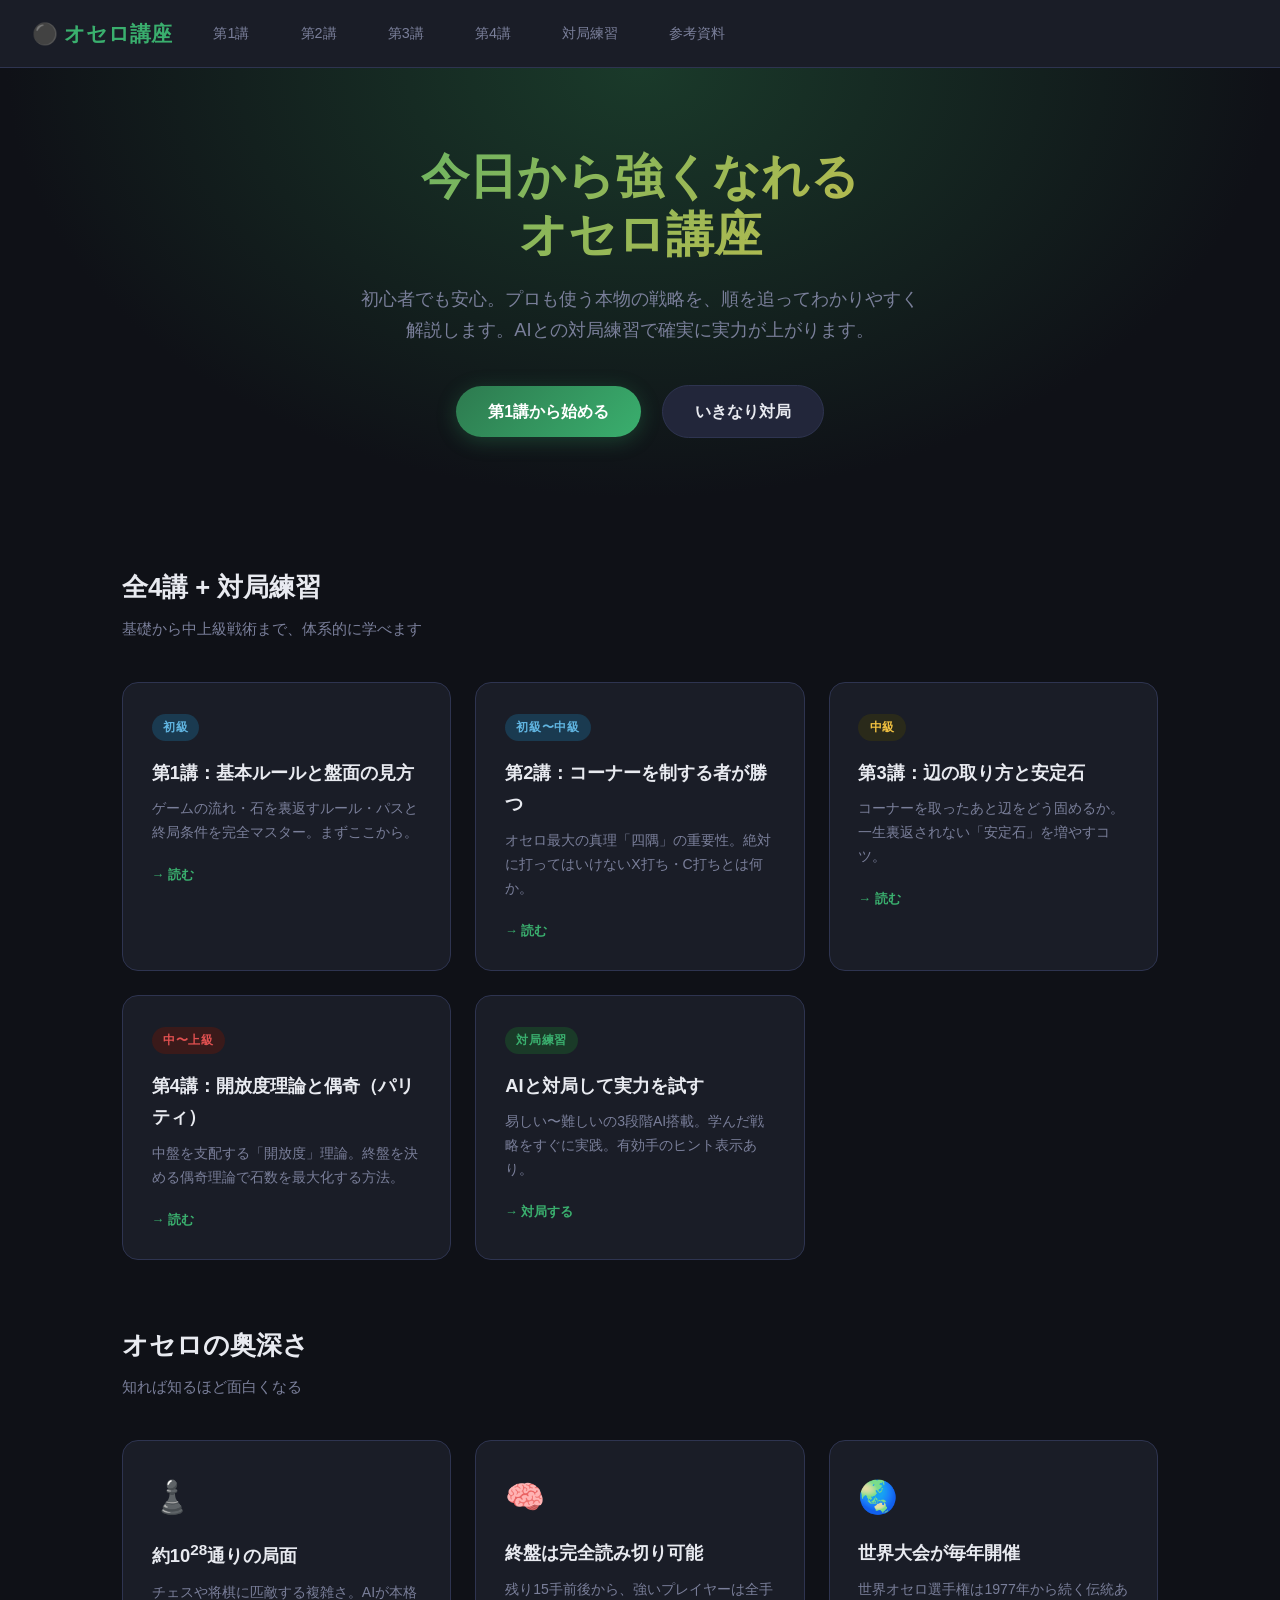
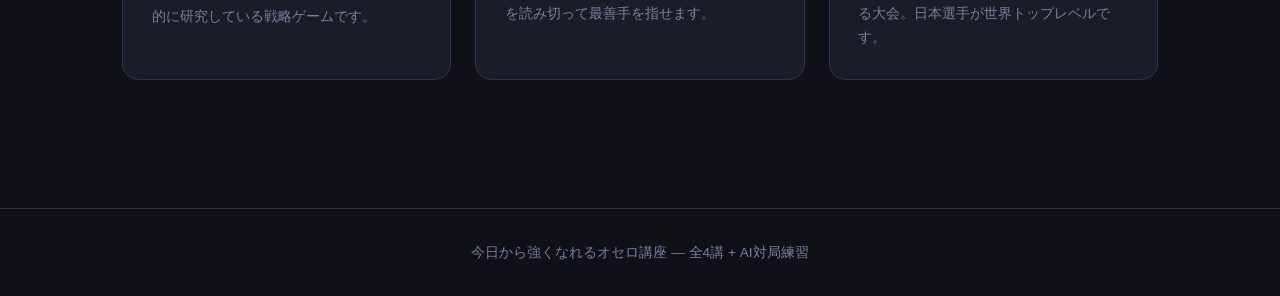
<file: index.html>
<!DOCTYPE html>
<html lang="ja">
<head>
<meta charset="UTF-8">
<meta name="viewport" content="width=device-width, initial-scale=1.0">
<title>今日から強くなれるオセロ講座</title>
<link rel="stylesheet" href="css/style.css">
</head>
<body>

<nav>
  <a class="logo" href="index.html">⚫ オセロ講座</a>
  <a href="lesson1.html">第1講</a>
  <a href="lesson2.html">第2講</a>
  <a href="lesson3.html">第3講</a>
  <a href="lesson4.html">第4講</a>
  <a href="game.html">対局練習</a>
  <a href="参考資料/index.html">参考資料</a>
</nav>

<div class="hero">
  <h1>今日から強くなれる<br>オセロ講座</h1>
  <p>初心者でも安心。プロも使う本物の戦略を、順を追ってわかりやすく解説します。AIとの対局練習で確実に実力が上がります。</p>
  <a href="lesson1.html" class="btn btn-primary">第1講から始める</a>
  <a href="game.html" class="btn btn-secondary">いきなり対局</a>
</div>

<div class="container">
  <section class="section">
    <div class="section-title">全4講 + 対局練習</div>
    <div class="section-sub">基礎から中上級戦術まで、体系的に学べます</div>

    <div class="cards">
      <a class="card" href="lesson1.html">
        <div class="card-badge badge-beginner">初級</div>
        <h3>第1講：基本ルールと盤面の見方</h3>
        <p>ゲームの流れ・石を裏返すルール・パスと終局条件を完全マスター。まずここから。</p>
        <div class="card-foot">→ 読む</div>
      </a>

      <a class="card" href="lesson2.html">
        <div class="card-badge badge-beginner">初級〜中級</div>
        <h3>第2講：コーナーを制する者が勝つ</h3>
        <p>オセロ最大の真理「四隅」の重要性。絶対に打ってはいけないX打ち・C打ちとは何か。</p>
        <div class="card-foot">→ 読む</div>
      </a>

      <a class="card" href="lesson3.html">
        <div class="card-badge badge-mid">中級</div>
        <h3>第3講：辺の取り方と安定石</h3>
        <p>コーナーを取ったあと辺をどう固めるか。一生裏返されない「安定石」を増やすコツ。</p>
        <div class="card-foot">→ 読む</div>
      </a>

      <a class="card" href="lesson4.html">
        <div class="card-badge badge-advanced">中〜上級</div>
        <h3>第4講：開放度理論と偶奇（パリティ）</h3>
        <p>中盤を支配する「開放度」理論。終盤を決める偶奇理論で石数を最大化する方法。</p>
        <div class="card-foot">→ 読む</div>
      </a>

      <a class="card" href="game.html">
        <div class="card-badge badge-practice">対局練習</div>
        <h3>AIと対局して実力を試す</h3>
        <p>易しい〜難しいの3段階AI搭載。学んだ戦略をすぐに実践。有効手のヒント表示あり。</p>
        <div class="card-foot">→ 対局する</div>
      </a>
    </div>
  </section>

  <section class="section" style="padding-top:0">
    <div class="section-title">オセロの奥深さ</div>
    <div class="section-sub">知れば知るほど面白くなる</div>
    <div class="cards">
      <div class="card" style="cursor:default">
        <div style="font-size:2rem;margin-bottom:0.8rem;">♟️</div>
        <h3>約10<sup>28</sup>通りの局面</h3>
        <p>チェスや将棋に匹敵する複雑さ。AIが本格的に研究している戦略ゲームです。</p>
      </div>
      <div class="card" style="cursor:default">
        <div style="font-size:2rem;margin-bottom:0.8rem;">🧠</div>
        <h3>終盤は完全読み切り可能</h3>
        <p>残り15手前後から、強いプレイヤーは全手を読み切って最善手を指せます。</p>
      </div>
      <div class="card" style="cursor:default">
        <div style="font-size:2rem;margin-bottom:0.8rem;">🌏</div>
        <h3>世界大会が毎年開催</h3>
        <p>世界オセロ選手権は1977年から続く伝統ある大会。日本選手が世界トップレベルです。</p>
      </div>
    </div>
  </section>
</div>

<footer>
  今日から強くなれるオセロ講座 — 全4講 + AI対局練習
</footer>

</body>
</html>
</file>
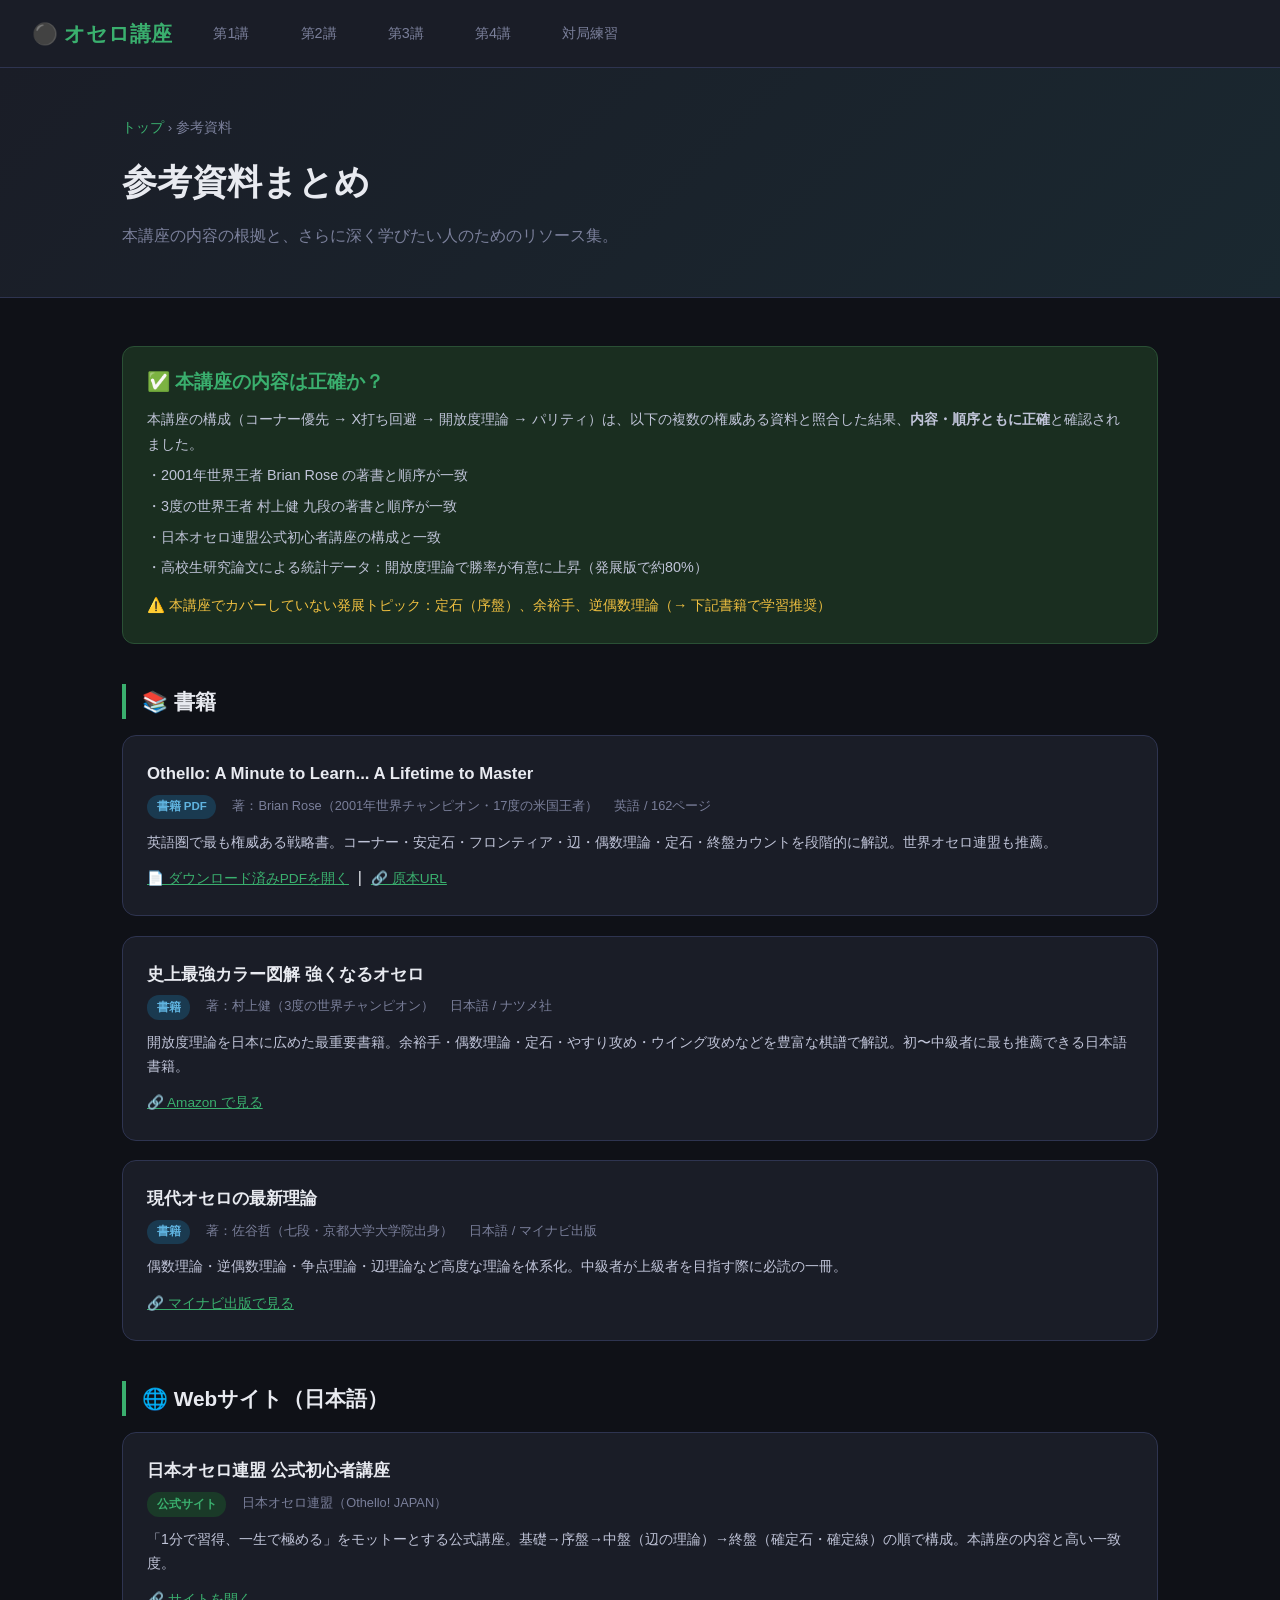
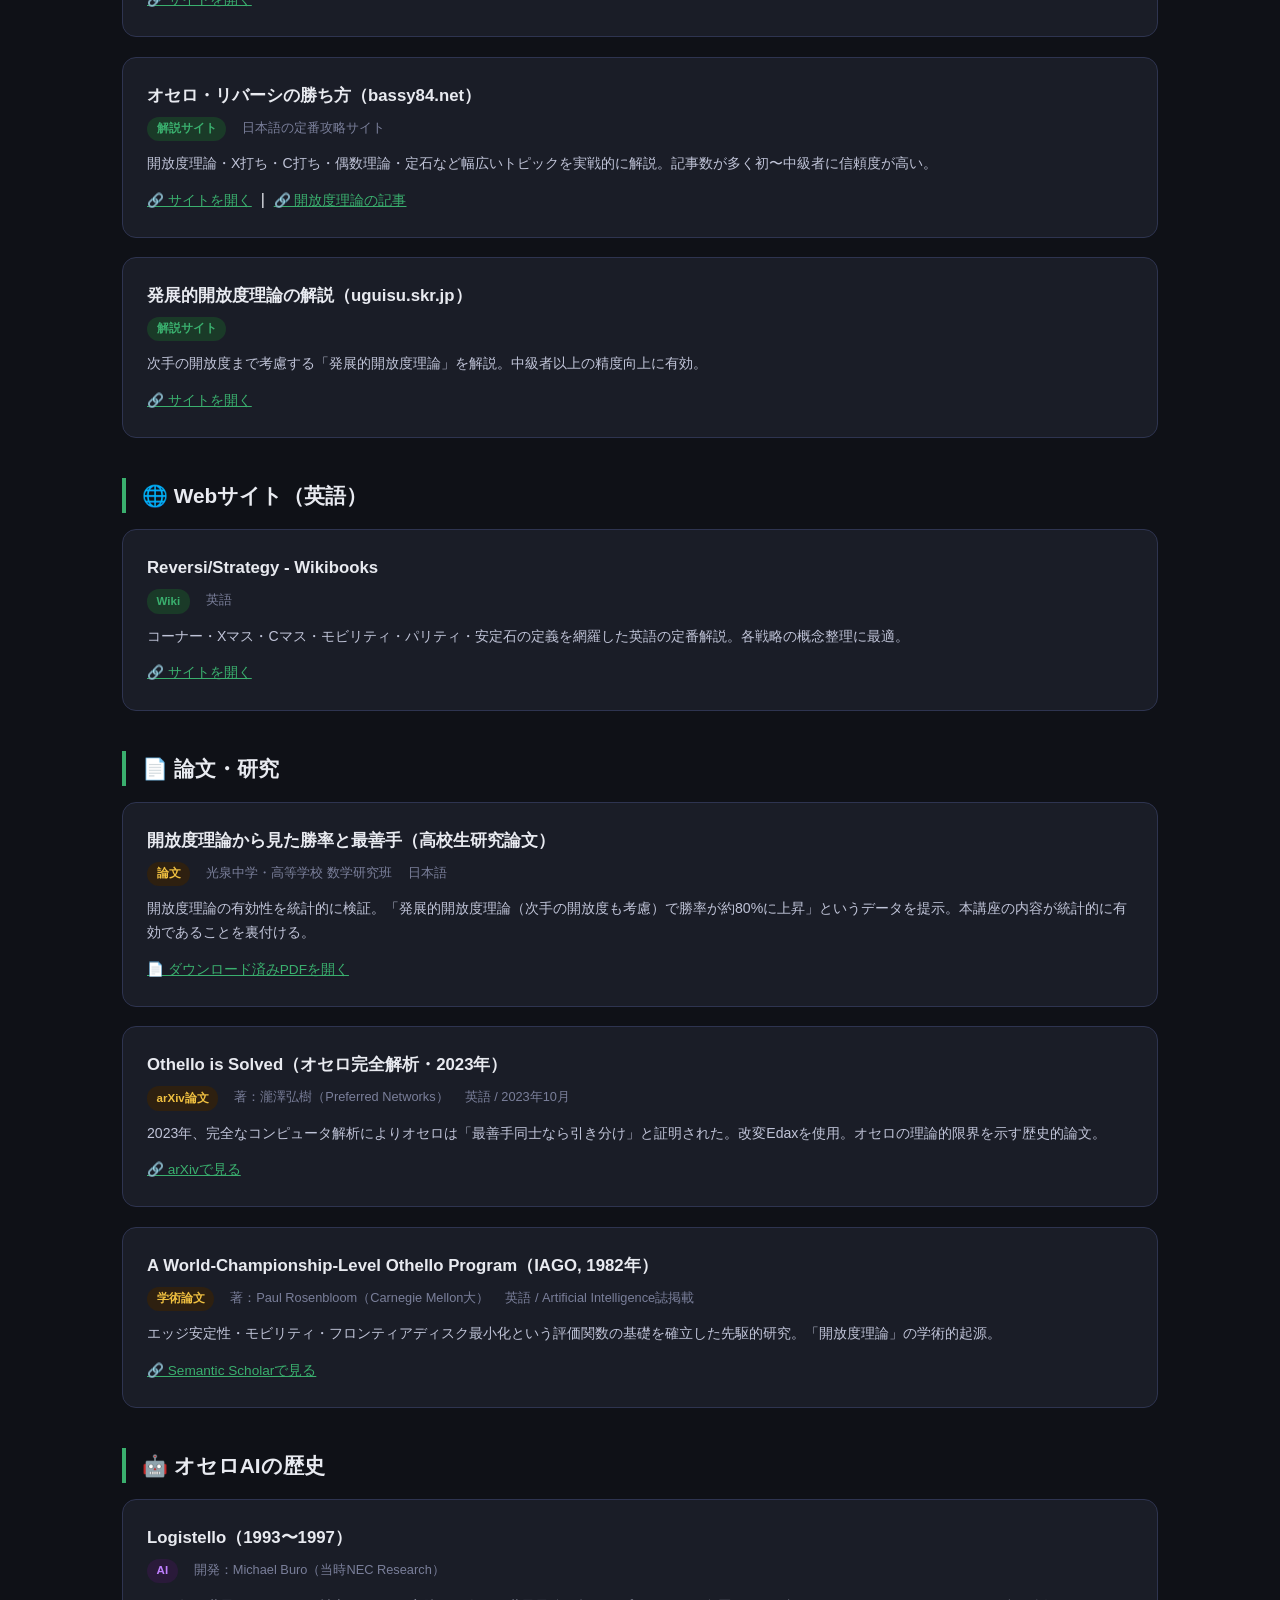
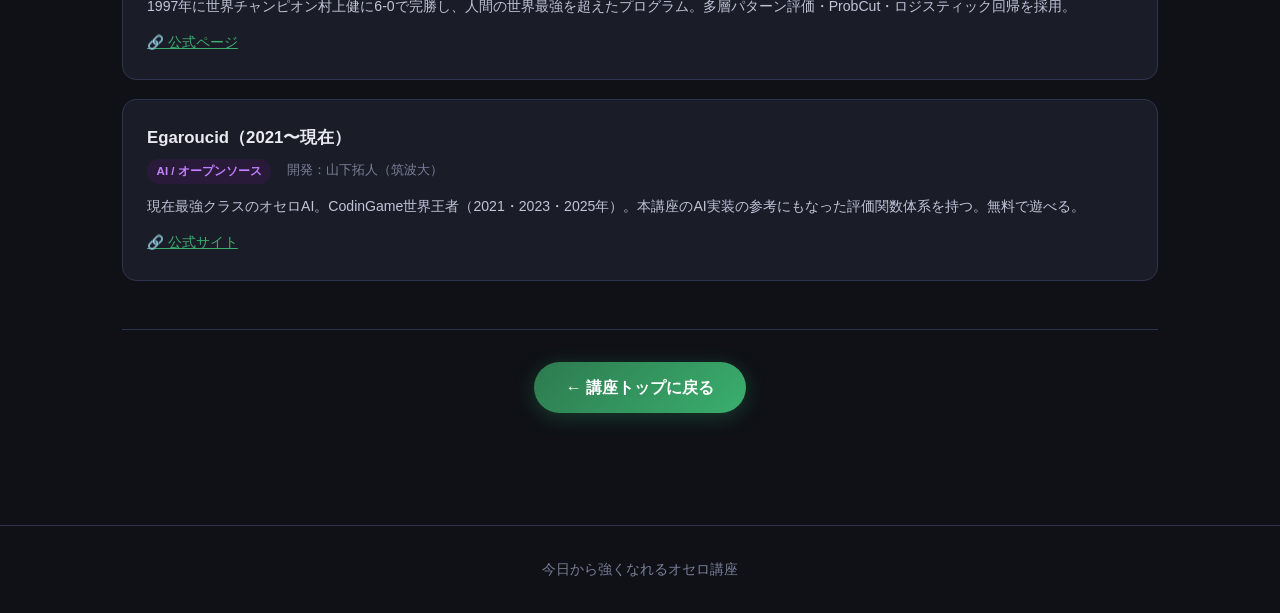
<file: 参考資料/index.html>
<!DOCTYPE html>
<html lang="ja">
<head>
<meta charset="UTF-8">
<meta name="viewport" content="width=device-width, initial-scale=1.0">
<title>参考資料まとめ | オセロ講座</title>
<link rel="stylesheet" href="../css/style.css">
<style>
.ref-card {
  background: var(--surface);
  border: 1px solid var(--border);
  border-radius: 14px;
  padding: 1.5rem;
  margin-bottom: 1.2rem;
}
.ref-card h3 { font-size: 1.05rem; margin-bottom: 0.4rem; }
.ref-card .meta { font-size: 0.8rem; color: var(--text-dim); margin-bottom: 0.7rem; display: flex; gap: 1rem; flex-wrap: wrap; }
.ref-card p { font-size: 0.88rem; color: #c0c4d8; margin-bottom: 0.6rem; }
.ref-card a { font-size: 0.85rem; color: var(--green-light); }
.tag {
  display: inline-block; padding: 0.15rem 0.6rem;
  border-radius: 12px; font-size: 0.72rem; font-weight: 700;
}
.tag-book { background: #1a3a50; color: #60b4e0; }
.tag-web  { background: #1a3a28; color: var(--green-light); }
.tag-paper{ background: #2e2010; color: var(--accent); }
.tag-ai   { background: #2a1a3a; color: #c080ff; }
.verdict {
  background: #1a2e20; border: 1px solid #2a5035;
  border-radius: 12px; padding: 1.2rem 1.5rem; margin-bottom: 2rem;
}
.verdict h3 { color: var(--green-light); margin-bottom: 0.6rem; }
.verdict p { font-size: 0.9rem; color: #c0c4d8; margin-bottom: 0.4rem; }
.section-head {
  font-size: 1.3rem; font-weight: 800;
  margin: 2.5rem 0 1rem;
  padding-left: 1rem;
  border-left: 4px solid var(--green-light);
}
</style>
</head>
<body>
<nav>
  <a class="logo" href="../index.html">⚫ オセロ講座</a>
  <a href="../lesson1.html">第1講</a>
  <a href="../lesson2.html">第2講</a>
  <a href="../lesson3.html">第3講</a>
  <a href="../lesson4.html">第4講</a>
  <a href="../game.html">対局練習</a>
</nav>

<div class="lesson-header">
  <div class="container">
    <div class="breadcrumb"><a href="../index.html">トップ</a> › 参考資料</div>
    <h1>参考資料まとめ</h1>
    <p>本講座の内容の根拠と、さらに深く学びたい人のためのリソース集。</p>
  </div>
</div>

<div class="container" style="padding: 3rem 2rem;">

  <!-- 講座内容の検証 -->
  <div class="verdict">
    <h3>✅ 本講座の内容は正確か？</h3>
    <p>本講座の構成（コーナー優先 → X打ち回避 → 開放度理論 → パリティ）は、以下の複数の権威ある資料と照合した結果、<strong>内容・順序ともに正確</strong>と確認されました。</p>
    <p>・2001年世界王者 Brian Rose の著書と順序が一致</p>
    <p>・3度の世界王者 村上健 九段の著書と順序が一致</p>
    <p>・日本オセロ連盟公式初心者講座の構成と一致</p>
    <p>・高校生研究論文による統計データ：開放度理論で勝率が有意に上昇（発展版で約80%）</p>
    <p style="margin-top:0.8rem;color:var(--accent);">⚠️ 本講座でカバーしていない発展トピック：定石（序盤）、余裕手、逆偶数理論（→ 下記書籍で学習推奨）</p>
  </div>

  <!-- 書籍 -->
  <div class="section-head">📚 書籍</div>

  <div class="ref-card">
    <h3>Othello: A Minute to Learn... A Lifetime to Master</h3>
    <div class="meta">
      <span class="tag tag-book">書籍 PDF</span>
      <span>著：Brian Rose（2001年世界チャンピオン・17度の米国王者）</span>
      <span>英語 / 162ページ</span>
    </div>
    <p>英語圏で最も権威ある戦略書。コーナー・安定石・フロンティア・辺・偶数理論・定石・終盤カウントを段階的に解説。世界オセロ連盟も推薦。</p>
    <a href="Brian_Rose_Othello_A_Minute_to_Learn.pdf">📄 ダウンロード済みPDFを開く</a>
    &nbsp;|&nbsp;
    <a href="https://www.ffothello.org/livres/othello-book-Brian-Rose.pdf" target="_blank">🔗 原本URL</a>
  </div>

  <div class="ref-card">
    <h3>史上最強カラー図解 強くなるオセロ</h3>
    <div class="meta">
      <span class="tag tag-book">書籍</span>
      <span>著：村上健（3度の世界チャンピオン）</span>
      <span>日本語 / ナツメ社</span>
    </div>
    <p>開放度理論を日本に広めた最重要書籍。余裕手・偶数理論・定石・やすり攻め・ウイング攻めなどを豊富な棋譜で解説。初〜中級者に最も推薦できる日本語書籍。</p>
    <a href="https://www.amazon.co.jp/dp/4816350330" target="_blank">🔗 Amazon で見る</a>
  </div>

  <div class="ref-card">
    <h3>現代オセロの最新理論</h3>
    <div class="meta">
      <span class="tag tag-book">書籍</span>
      <span>著：佐谷哲（七段・京都大学大学院出身）</span>
      <span>日本語 / マイナビ出版</span>
    </div>
    <p>偶数理論・逆偶数理論・争点理論・辺理論など高度な理論を体系化。中級者が上級者を目指す際に必読の一冊。</p>
    <a href="https://book.mynavi.jp/ec/products/detail/id=101518" target="_blank">🔗 マイナビ出版で見る</a>
  </div>

  <!-- Webサイト -->
  <div class="section-head">🌐 Webサイト（日本語）</div>

  <div class="ref-card">
    <h3>日本オセロ連盟 公式初心者講座</h3>
    <div class="meta">
      <span class="tag tag-web">公式サイト</span>
      <span>日本オセロ連盟（Othello! JAPAN）</span>
    </div>
    <p>「1分で習得、一生で極める」をモットーとする公式講座。基礎→序盤→中盤（辺の理論）→終盤（確定石・確定線）の順で構成。本講座の内容と高い一致度。</p>
    <a href="https://www.othello.org/lesson/lesson/" target="_blank">🔗 サイトを開く</a>
  </div>

  <div class="ref-card">
    <h3>オセロ・リバーシの勝ち方（bassy84.net）</h3>
    <div class="meta">
      <span class="tag tag-web">解説サイト</span>
      <span>日本語の定番攻略サイト</span>
    </div>
    <p>開放度理論・X打ち・C打ち・偶数理論・定石など幅広いトピックを実戦的に解説。記事数が多く初〜中級者に信頼度が高い。</p>
    <a href="https://bassy84.net/" target="_blank">🔗 サイトを開く</a>
    &nbsp;|&nbsp;
    <a href="https://bassy84.net/othello-kaihoudo.html" target="_blank">🔗 開放度理論の記事</a>
  </div>

  <div class="ref-card">
    <h3>発展的開放度理論の解説（uguisu.skr.jp）</h3>
    <div class="meta">
      <span class="tag tag-web">解説サイト</span>
    </div>
    <p>次手の開放度まで考慮する「発展的開放度理論」を解説。中級者以上の精度向上に有効。</p>
    <a href="https://uguisu.skr.jp/othello/4-2.html" target="_blank">🔗 サイトを開く</a>
  </div>

  <!-- Webサイト（英語） -->
  <div class="section-head">🌐 Webサイト（英語）</div>

  <div class="ref-card">
    <h3>Reversi/Strategy - Wikibooks</h3>
    <div class="meta">
      <span class="tag tag-web">Wiki</span>
      <span>英語</span>
    </div>
    <p>コーナー・Xマス・Cマス・モビリティ・パリティ・安定石の定義を網羅した英語の定番解説。各戦略の概念整理に最適。</p>
    <a href="https://en.wikibooks.org/wiki/Reversi/Strategy" target="_blank">🔗 サイトを開く</a>
  </div>

  <!-- 論文・研究 -->
  <div class="section-head">📄 論文・研究</div>

  <div class="ref-card">
    <h3>開放度理論から見た勝率と最善手（高校生研究論文）</h3>
    <div class="meta">
      <span class="tag tag-paper">論文</span>
      <span>光泉中学・高等学校 数学研究班</span>
      <span>日本語</span>
    </div>
    <p>開放度理論の有効性を統計的に検証。「発展的開放度理論（次手の開放度も考慮）で勝率が約80%に上昇」というデータを提示。本講座の内容が統計的に有効であることを裏付ける。</p>
    <a href="開放度理論の統計的検証_高校生論文.pdf">📄 ダウンロード済みPDFを開く</a>
  </div>

  <div class="ref-card">
    <h3>Othello is Solved（オセロ完全解析・2023年）</h3>
    <div class="meta">
      <span class="tag tag-paper">arXiv論文</span>
      <span>著：瀧澤弘樹（Preferred Networks）</span>
      <span>英語 / 2023年10月</span>
    </div>
    <p>2023年、完全なコンピュータ解析によりオセロは「最善手同士なら引き分け」と証明された。改変Edaxを使用。オセロの理論的限界を示す歴史的論文。</p>
    <a href="https://arxiv.org/abs/2310.19387" target="_blank">🔗 arXivで見る</a>
  </div>

  <div class="ref-card">
    <h3>A World-Championship-Level Othello Program（IAGO, 1982年）</h3>
    <div class="meta">
      <span class="tag tag-paper">学術論文</span>
      <span>著：Paul Rosenbloom（Carnegie Mellon大）</span>
      <span>英語 / Artificial Intelligence誌掲載</span>
    </div>
    <p>エッジ安定性・モビリティ・フロンティアディスク最小化という評価関数の基礎を確立した先駆的研究。「開放度理論」の学術的起源。</p>
    <a href="https://www.semanticscholar.org/paper/A-World-Championship-Level-Othello-Program-Rosenbloom/3979633ec4a0609931f3816f7bc3d3d3de80007c" target="_blank">🔗 Semantic Scholarで見る</a>
  </div>

  <!-- AIの歴史 -->
  <div class="section-head">🤖 オセロAIの歴史</div>

  <div class="ref-card">
    <h3>Logistello（1993〜1997）</h3>
    <div class="meta">
      <span class="tag tag-ai">AI</span>
      <span>開発：Michael Buro（当時NEC Research）</span>
    </div>
    <p>1997年に世界チャンピオン村上健に6-0で完勝し、人間の世界最強を超えたプログラム。多層パターン評価・ProbCut・ロジスティック回帰を採用。</p>
    <a href="https://skatgame.net/mburo/log.html" target="_blank">🔗 公式ページ</a>
  </div>

  <div class="ref-card">
    <h3>Egaroucid（2021〜現在）</h3>
    <div class="meta">
      <span class="tag tag-ai">AI / オープンソース</span>
      <span>開発：山下拓人（筑波大）</span>
    </div>
    <p>現在最強クラスのオセロAI。CodinGame世界王者（2021・2023・2025年）。本講座のAI実装の参考にもなった評価関数体系を持つ。無料で遊べる。</p>
    <a href="https://www.egaroucid.nyanyan.dev/en/" target="_blank">🔗 公式サイト</a>
  </div>

  <div style="margin-top: 3rem; padding-top: 2rem; border-top: 1px solid var(--border); text-align: center;">
    <a href="../index.html" class="btn btn-primary">← 講座トップに戻る</a>
  </div>

</div>

<footer>今日から強くなれるオセロ講座</footer>
</body>
</html>
</file>
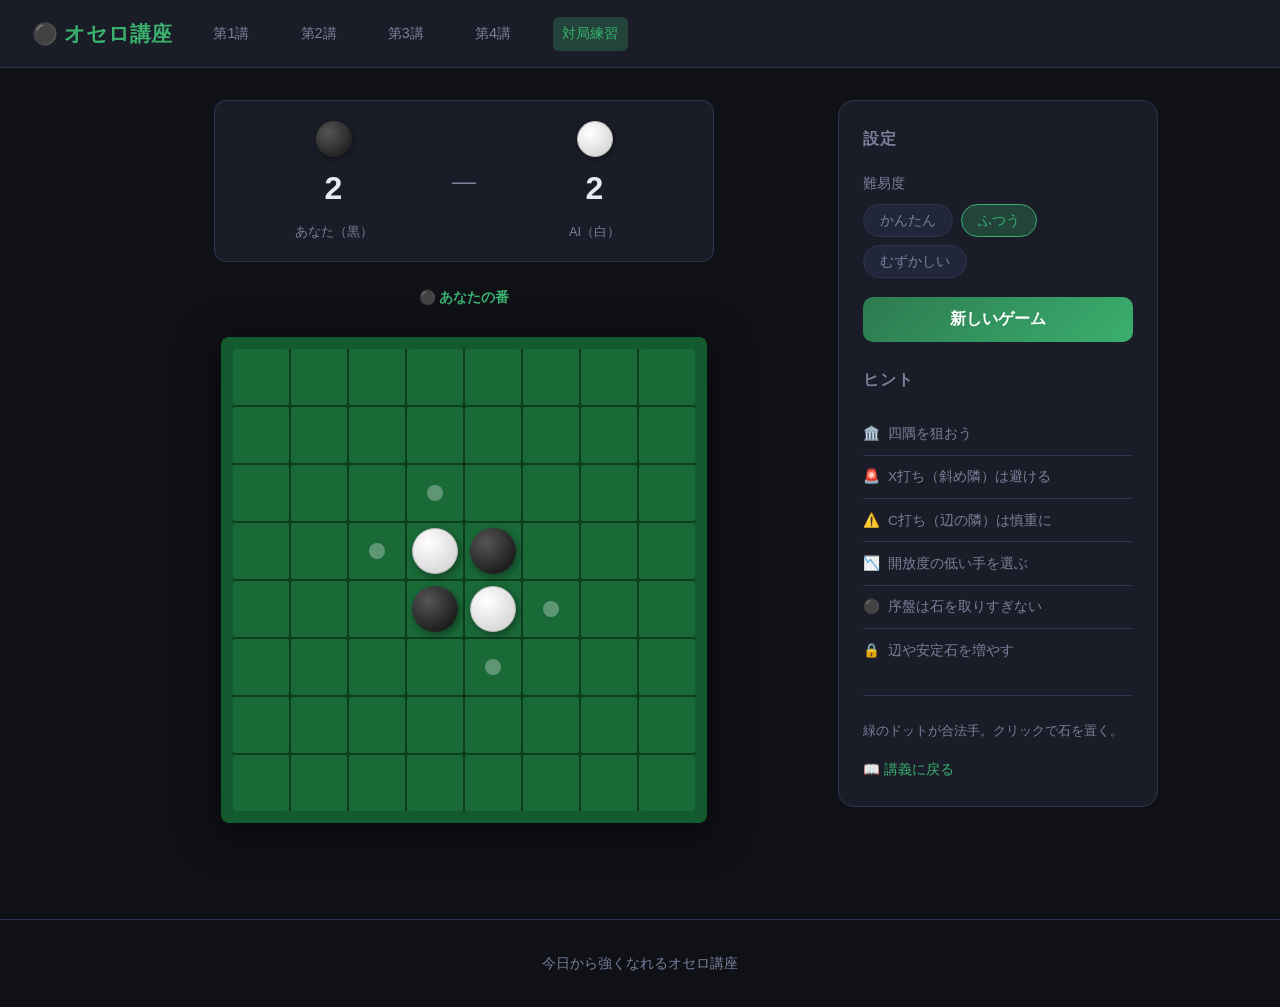
<file: game.html>
<!DOCTYPE html>
<html lang="ja">
<head>
<meta charset="UTF-8">
<meta name="viewport" content="width=device-width, initial-scale=1.0">
<title>対局練習 | オセロ講座</title>
<link rel="stylesheet" href="css/style.css">
</head>
<body>

<nav>
  <a class="logo" href="index.html">⚫ オセロ講座</a>
  <a href="lesson1.html">第1講</a>
  <a href="lesson2.html">第2講</a>
  <a href="lesson3.html">第3講</a>
  <a href="lesson4.html">第4講</a>
  <a href="game.html" class="active">対局練習</a>
</nav>

<div class="container">
  <div class="game-layout">

    <!-- ボード -->
    <div class="game-area">
      <div class="score-display">
        <div class="score-side">
          <div class="score-stone black"></div>
          <div class="score-num" id="score-black">2</div>
          <div class="score-label">あなた（黒）</div>
        </div>
        <div class="score-divider">—</div>
        <div class="score-side">
          <div class="score-stone white"></div>
          <div class="score-num" id="score-white">2</div>
          <div class="score-label">AI（白）</div>
        </div>
      </div>

      <div class="turn-indicator" id="turn-info">⚫ あなたの番</div>
      <br>

      <div id="board-wrap">
        <div id="board"></div>
      </div>
    </div>

    <!-- サイドパネル -->
    <div class="game-panel">
      <h3>設定</h3>

      <p style="font-size:0.85rem;color:var(--text-dim);margin-bottom:0.6rem;">難易度</p>
      <div class="diff-select">
        <button class="diff-btn" data-diff="easy">かんたん</button>
        <button class="diff-btn active" data-diff="normal">ふつう</button>
        <button class="diff-btn" data-diff="hard">むずかしい</button>
      </div>

      <button id="new-game-btn">新しいゲーム</button>

      <h3>ヒント</h3>
      <ul class="hint-list">
        <li><span class="hint-icon">🏛️</span>四隅を狙おう</li>
        <li><span class="hint-icon">🚨</span>X打ち（斜め隣）は避ける</li>
        <li><span class="hint-icon">⚠️</span>C打ち（辺の隣）は慎重に</li>
        <li><span class="hint-icon">📉</span>開放度の低い手を選ぶ</li>
        <li><span class="hint-icon">⚫</span>序盤は石を取りすぎない</li>
        <li><span class="hint-icon">🔒</span>辺や安定石を増やす</li>
      </ul>

      <div style="margin-top:1.5rem;padding-top:1.5rem;border-top:1px solid var(--border);">
        <p style="font-size:0.8rem;color:var(--text-dim);margin-bottom:0.8rem;">緑のドットが合法手。クリックで石を置く。</p>
        <a href="lesson1.html" style="font-size:0.85rem;color:var(--green-light);text-decoration:none;">📖 講義に戻る</a>
      </div>
    </div>

  </div>
</div>

<!-- 結果モーダル -->
<div class="modal-overlay" id="result-modal">
  <div class="modal">
    <h2 id="modal-title"></h2>
    <p id="modal-sub"></p>
    <button class="btn btn-primary" id="play-again-btn" style="margin-top:0.5rem;">もう一度</button>
    <br><br>
    <a href="index.html" style="font-size:0.85rem;color:var(--text-dim);text-decoration:none;">講座トップへ</a>
  </div>
</div>

<footer>今日から強くなれるオセロ講座</footer>

<script src="js/ai.js"></script>
<script src="js/game.js"></script>
</body>
</html>
</file>
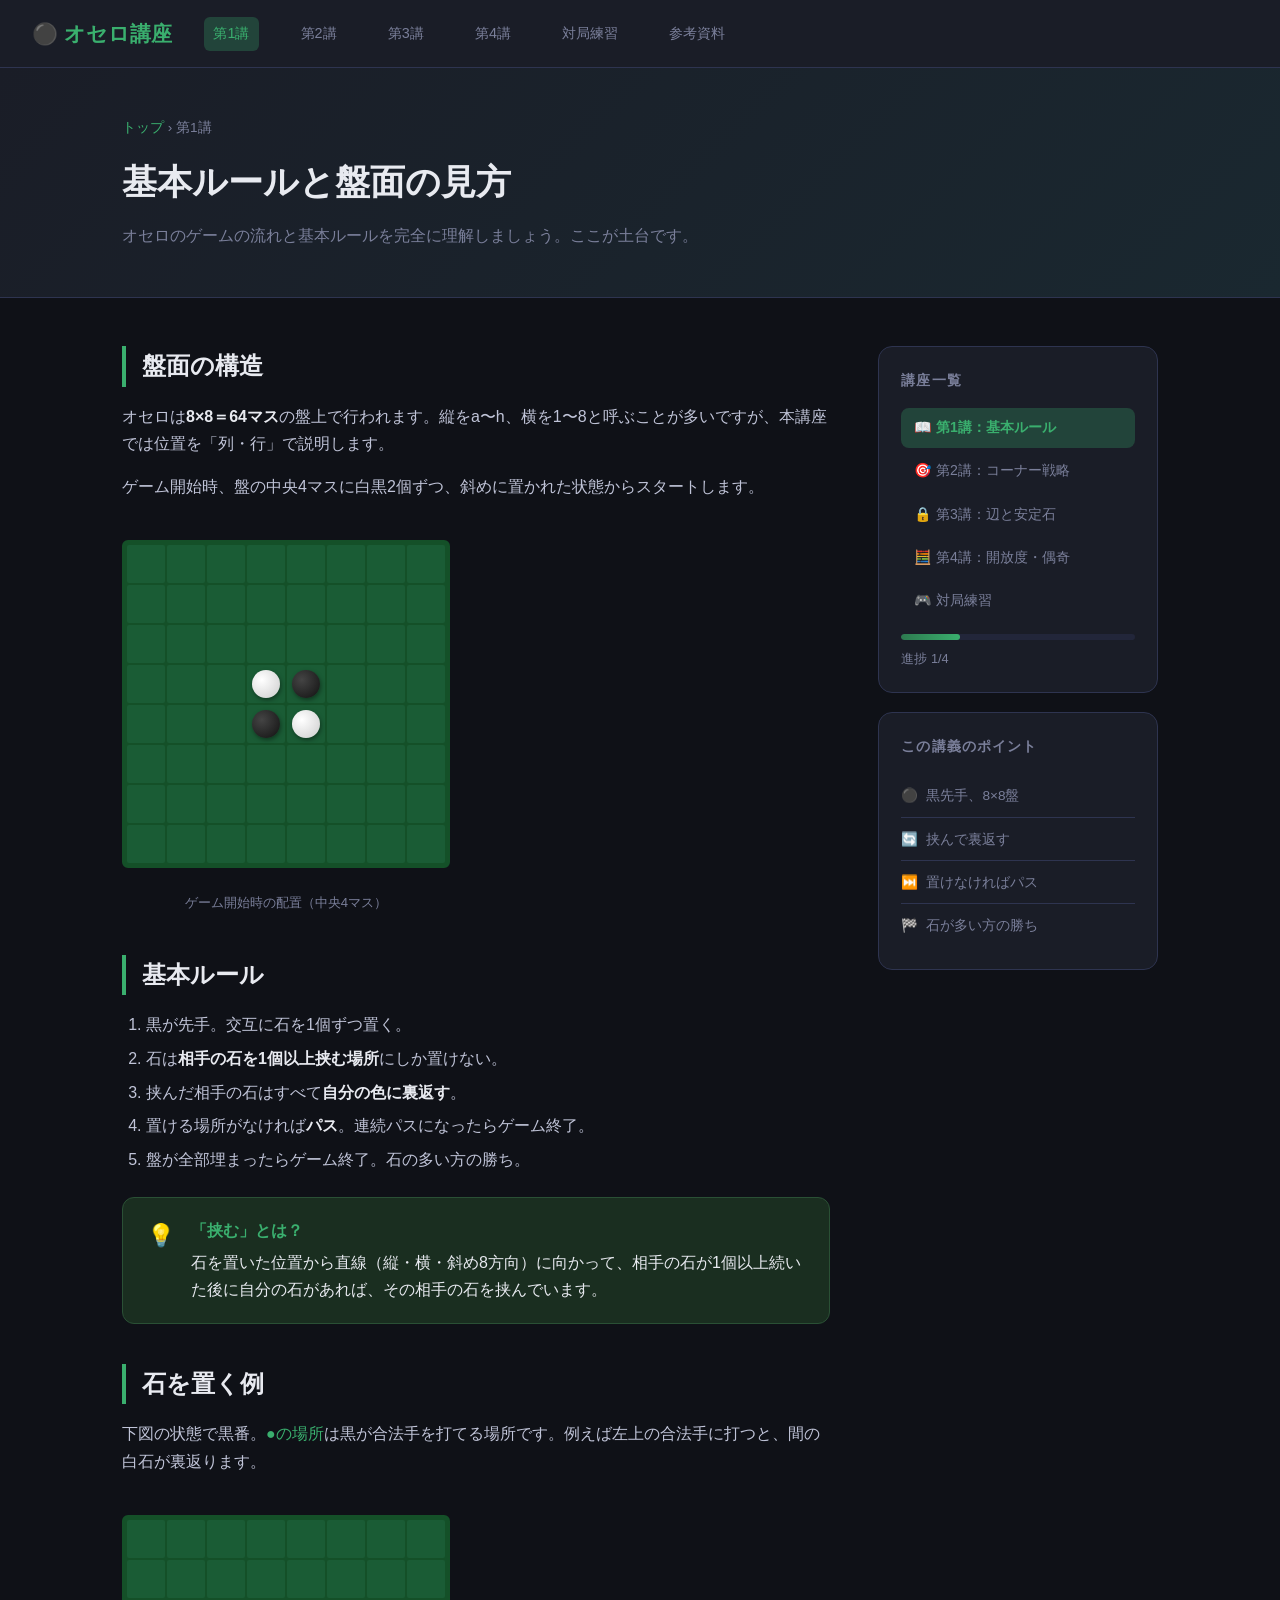
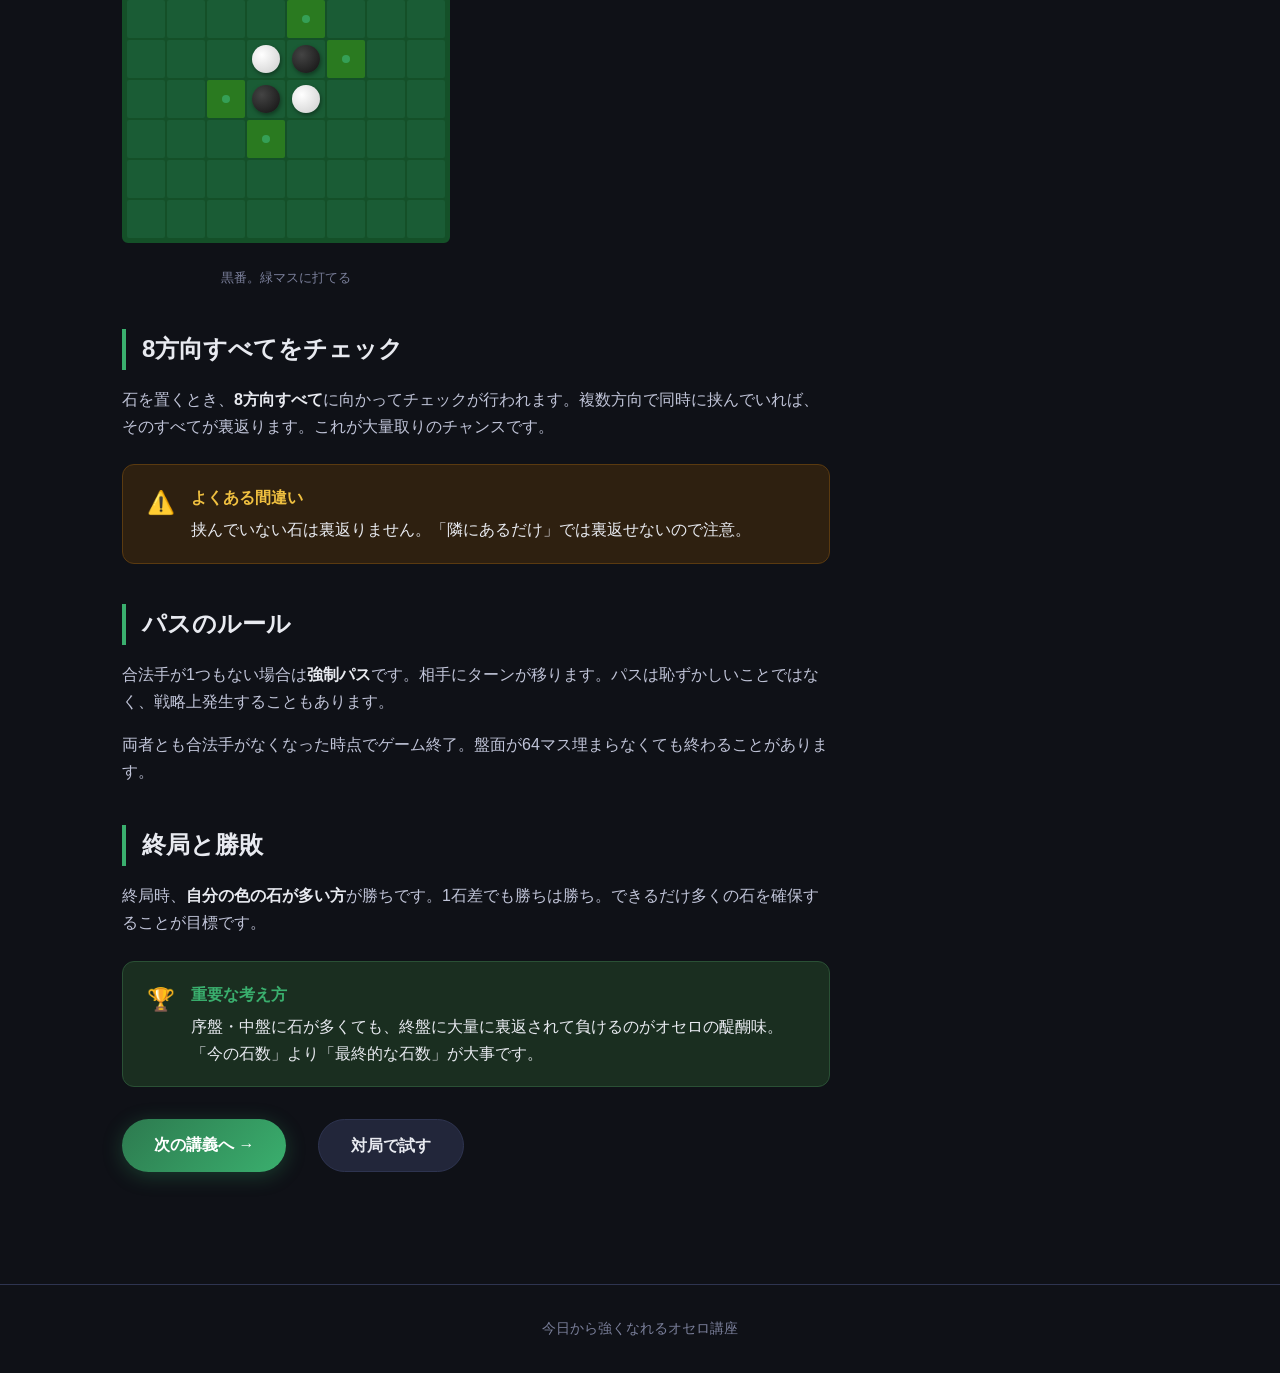
<file: lesson1.html>
<!DOCTYPE html>
<html lang="ja">
<head>
<meta charset="UTF-8">
<meta name="viewport" content="width=device-width, initial-scale=1.0">
<title>第1講：基本ルールと盤面の見方 | オセロ講座</title>
<link rel="stylesheet" href="css/style.css">
</head>
<body>

<nav>
  <a class="logo" href="index.html">⚫ オセロ講座</a>
  <a href="lesson1.html" class="active">第1講</a>
  <a href="lesson2.html">第2講</a>
  <a href="lesson3.html">第3講</a>
  <a href="lesson4.html">第4講</a>
  <a href="game.html">対局練習</a>
  <a href="参考資料/index.html">参考資料</a>
</nav>

<div class="lesson-header">
  <div class="container">
    <div class="breadcrumb"><a href="index.html">トップ</a> › 第1講</div>
    <h1>基本ルールと盤面の見方</h1>
    <p>オセロのゲームの流れと基本ルールを完全に理解しましょう。ここが土台です。</p>
  </div>
</div>

<div class="container">
  <div class="lesson-body">
    <div class="lesson-content">

      <h2 id="board-structure">盤面の構造</h2>
      <p>オセロは<strong>8×8＝64マス</strong>の盤上で行われます。縦をa〜h、横を1〜8と呼ぶことが多いですが、本講座では位置を「列・行」で説明します。</p>
      <p>ゲーム開始時、盤の中央4マスに白黒2個ずつ、斜めに置かれた状態からスタートします。</p>

      <div class="diagram-wrap">
        <figure>
          <!-- 初期配置 -->
          <div class="board-diagram" id="init-board"></div>
          <figcaption>ゲーム開始時の配置（中央4マス）</figcaption>
        </figure>
      </div>

      <h2 id="rule">基本ルール</h2>
      <ol>
        <li>黒が先手。交互に石を1個ずつ置く。</li>
        <li>石は<strong>相手の石を1個以上挟む場所</strong>にしか置けない。</li>
        <li>挟んだ相手の石はすべて<strong>自分の色に裏返す</strong>。</li>
        <li>置ける場所がなければ<strong>パス</strong>。連続パスになったらゲーム終了。</li>
        <li>盤が全部埋まったらゲーム終了。石の多い方の勝ち。</li>
      </ol>

      <div class="callout callout-tip">
        <div class="callout-icon">💡</div>
        <div class="callout-body">
          <strong>「挟む」とは？</strong>
          石を置いた位置から直線（縦・横・斜め8方向）に向かって、相手の石が1個以上続いた後に自分の石があれば、その相手の石を挟んでいます。
        </div>
      </div>

      <h2 id="move-example">石を置く例</h2>
      <p>下図の状態で黒番。<span class="text-green">●の場所</span>は黒が合法手を打てる場所です。例えば左上の合法手に打つと、間の白石が裏返ります。</p>

      <div class="diagram-wrap">
        <figure>
          <div class="board-diagram" id="example-board"></div>
          <figcaption>黒番。緑マスに打てる</figcaption>
        </figure>
      </div>

      <h2 id="directions">8方向すべてをチェック</h2>
      <p>石を置くとき、<strong>8方向すべて</strong>に向かってチェックが行われます。複数方向で同時に挟んでいれば、そのすべてが裏返ります。これが大量取りのチャンスです。</p>

      <div class="callout callout-warn">
        <div class="callout-icon">⚠️</div>
        <div class="callout-body">
          <strong>よくある間違い</strong>
          挟んでいない石は裏返りません。「隣にあるだけ」では裏返せないので注意。
        </div>
      </div>

      <h2 id="pass">パスのルール</h2>
      <p>合法手が1つもない場合は<strong>強制パス</strong>です。相手にターンが移ります。パスは恥ずかしいことではなく、戦略上発生することもあります。</p>
      <p>両者とも合法手がなくなった時点でゲーム終了。盤面が64マス埋まらなくても終わることがあります。</p>

      <h2 id="end">終局と勝敗</h2>
      <p>終局時、<strong>自分の色の石が多い方</strong>が勝ちです。1石差でも勝ちは勝ち。できるだけ多くの石を確保することが目標です。</p>

      <div class="callout callout-tip">
        <div class="callout-icon">🏆</div>
        <div class="callout-body">
          <strong>重要な考え方</strong>
          序盤・中盤に石が多くても、終盤に大量に裏返されて負けるのがオセロの醍醐味。「今の石数」より「最終的な石数」が大事です。
        </div>
      </div>

      <div class="mt-2" style="display:flex;gap:1rem;flex-wrap:wrap;">
        <a href="lesson2.html" class="btn btn-primary">次の講義へ →</a>
        <a href="game.html" class="btn btn-secondary">対局で試す</a>
      </div>

    </div>

    <aside class="sidebar">
      <div class="sidebar-card">
        <h4>講座一覧</h4>
        <div class="sidebar-nav">
          <a href="lesson1.html" class="current">📖 第1講：基本ルール</a>
          <a href="lesson2.html">🎯 第2講：コーナー戦略</a>
          <a href="lesson3.html">🔒 第3講：辺と安定石</a>
          <a href="lesson4.html">🧮 第4講：開放度・偶奇</a>
          <a href="game.html">🎮 対局練習</a>
        </div>
        <div class="progress-bar"><div class="progress-fill" style="width:25%"></div></div>
        <p style="font-size:0.8rem;color:var(--text-dim);margin-top:0.5rem;">進捗 1/4</p>
      </div>

      <div class="sidebar-card">
        <h4>この講義のポイント</h4>
        <ul class="hint-list">
          <li><span class="hint-icon">⚫</span>黒先手、8×8盤</li>
          <li><span class="hint-icon">🔄</span>挟んで裏返す</li>
          <li><span class="hint-icon">⏭️</span>置けなければパス</li>
          <li><span class="hint-icon">🏁</span>石が多い方の勝ち</li>
        </ul>
      </div>
    </aside>
  </div>
</div>

<footer>今日から強くなれるオセロ講座</footer>

<script>
// 初期盤面
(function() {
  const init = document.getElementById('init-board');
  const W = 2, B = 1, E = 0;
  const data = new Array(64).fill(E);
  data[27]=W; data[28]=B; data[35]=B; data[36]=W;
  data.forEach((v, i) => {
    const cell = document.createElement('div');
    cell.className = 'bd-cell';
    if (v !== E) {
      const s = document.createElement('div');
      s.className = 'bd-stone ' + (v===B?'b':'w');
      cell.appendChild(s);
    }
    init.appendChild(cell);
  });

  // 例示盤面
  const ex = document.getElementById('example-board');
  const board2 = new Array(64).fill(E);
  board2[27]=W; board2[28]=B; board2[35]=B; board2[36]=W;
  const validMoves = [20, 29, 34, 43];
  board2.forEach((v, i) => {
    const cell = document.createElement('div');
    cell.className = 'bd-cell';
    if (validMoves.includes(i)) {
      cell.classList.add('highlight');
      const dot = document.createElement('div');
      dot.className = 'bd-dot';
      cell.appendChild(dot);
    } else if (v !== E) {
      const s = document.createElement('div');
      s.className = 'bd-stone ' + (v===B?'b':'w');
      cell.appendChild(s);
    }
    ex.appendChild(cell);
  });
})();
</script>
</body>
</html>
</file>
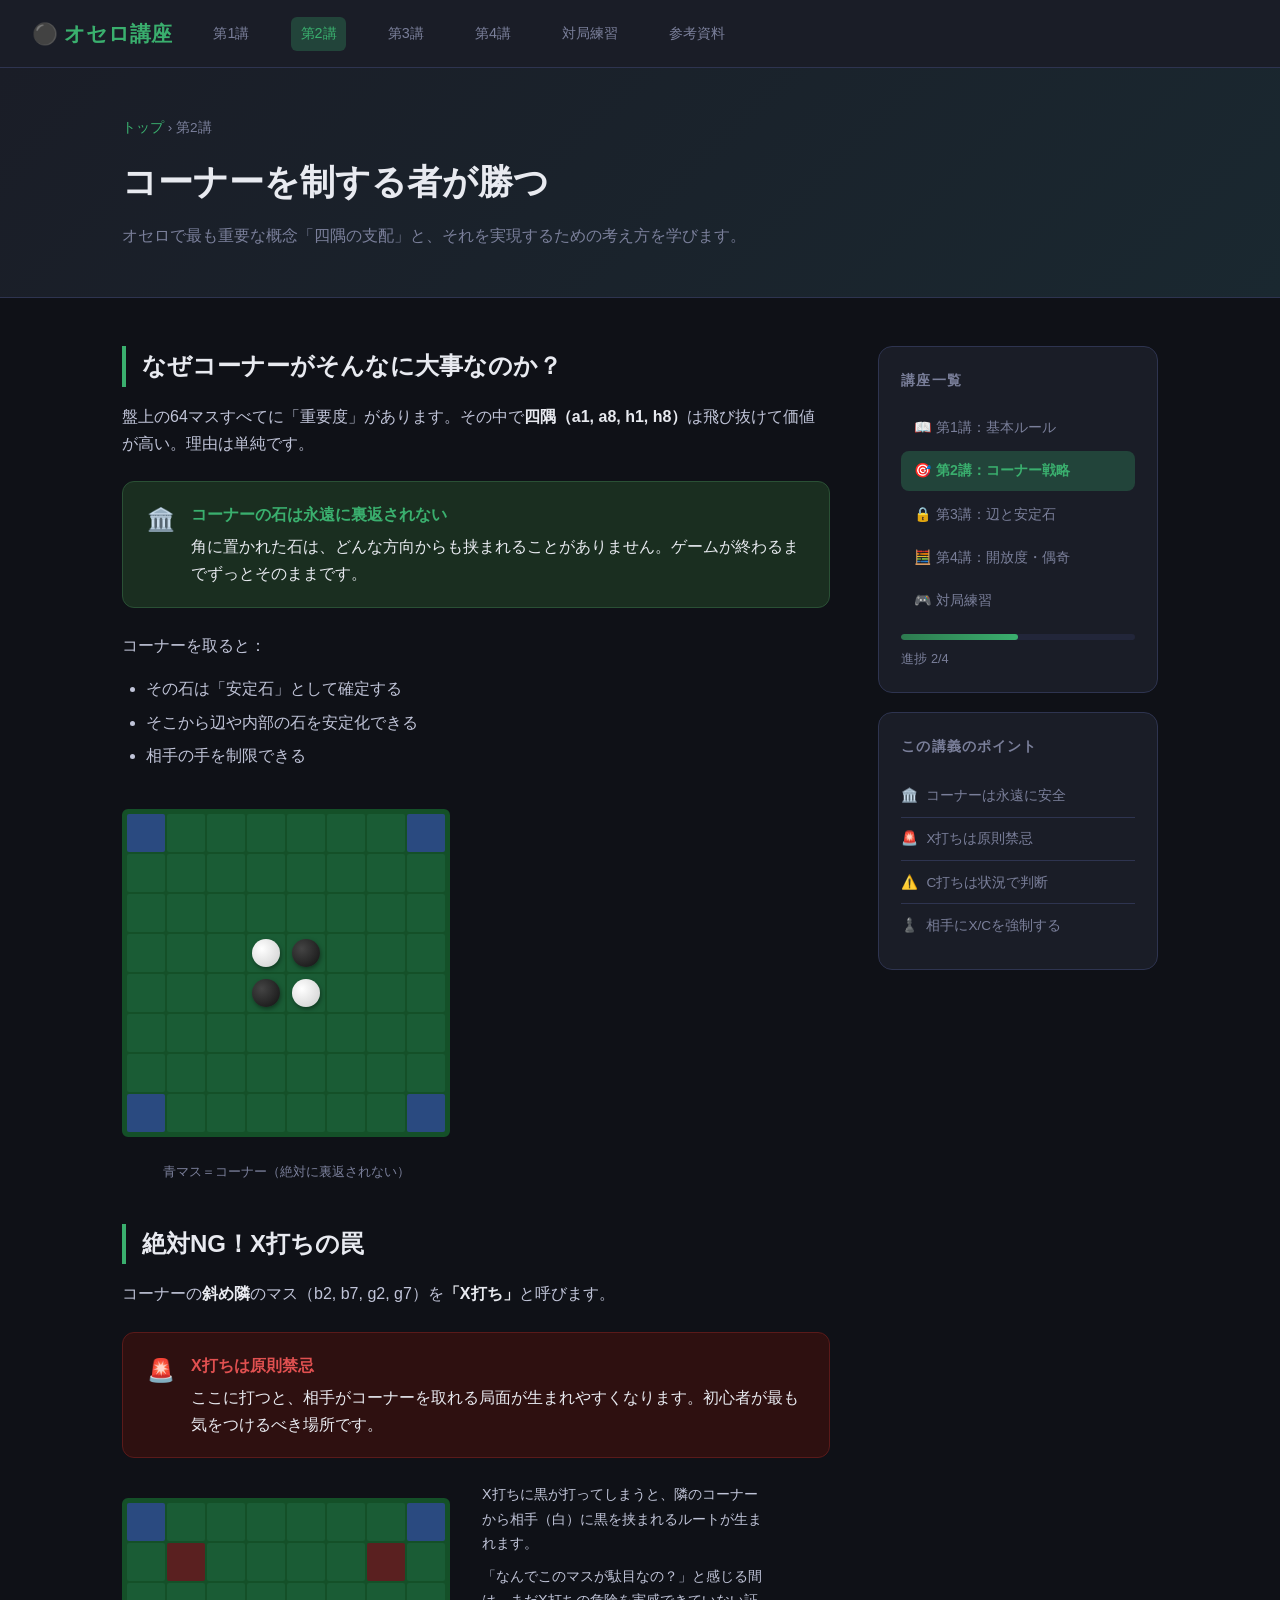
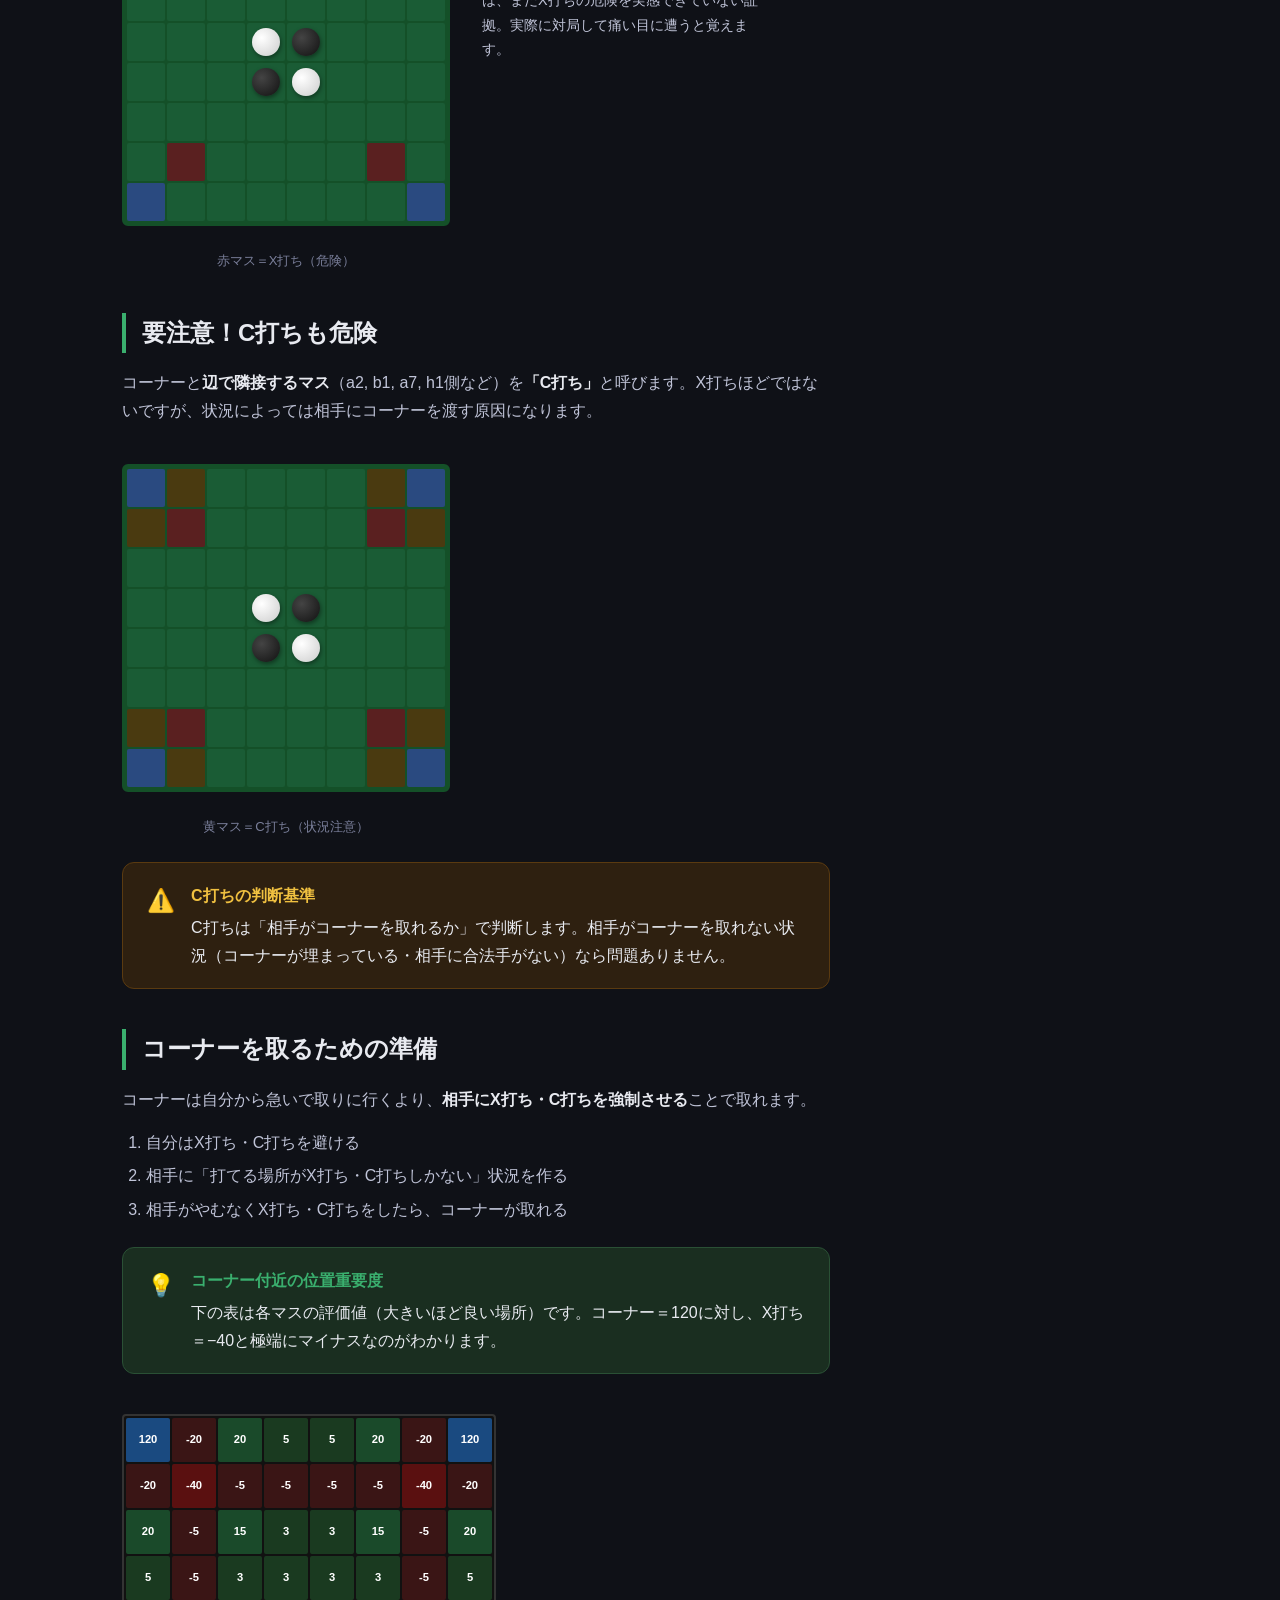
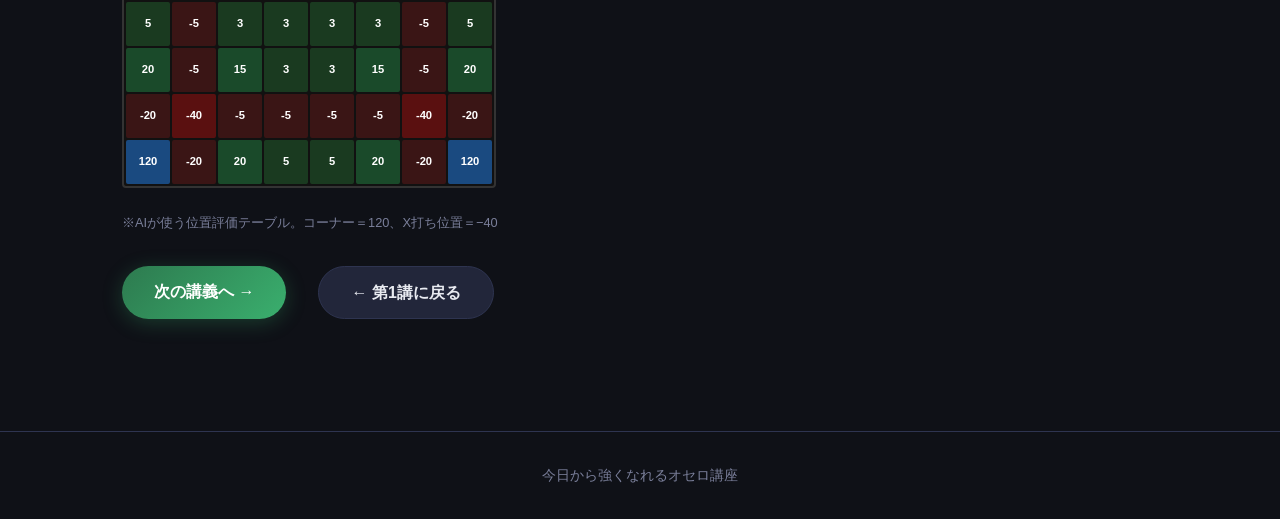
<file: lesson2.html>
<!DOCTYPE html>
<html lang="ja">
<head>
<meta charset="UTF-8">
<meta name="viewport" content="width=device-width, initial-scale=1.0">
<title>第2講：コーナーを制する者が勝つ | オセロ講座</title>
<link rel="stylesheet" href="css/style.css">
</head>
<body>

<nav>
  <a class="logo" href="index.html">⚫ オセロ講座</a>
  <a href="lesson1.html">第1講</a>
  <a href="lesson2.html" class="active">第2講</a>
  <a href="lesson3.html">第3講</a>
  <a href="lesson4.html">第4講</a>
  <a href="game.html">対局練習</a>
  <a href="参考資料/index.html">参考資料</a>
</nav>

<div class="lesson-header">
  <div class="container">
    <div class="breadcrumb"><a href="index.html">トップ</a> › 第2講</div>
    <h1>コーナーを制する者が勝つ</h1>
    <p>オセロで最も重要な概念「四隅の支配」と、それを実現するための考え方を学びます。</p>
  </div>
</div>

<div class="container">
  <div class="lesson-body">
    <div class="lesson-content">

      <h2 id="why-corner">なぜコーナーがそんなに大事なのか？</h2>
      <p>盤上の64マスすべてに「重要度」があります。その中で<strong>四隅（a1, a8, h1, h8）</strong>は飛び抜けて価値が高い。理由は単純です。</p>

      <div class="callout callout-tip">
        <div class="callout-icon">🏛️</div>
        <div class="callout-body">
          <strong>コーナーの石は永遠に裏返されない</strong>
          角に置かれた石は、どんな方向からも挟まれることがありません。ゲームが終わるまでずっとそのままです。
        </div>
      </div>

      <p>コーナーを取ると：</p>
      <ul>
        <li>その石は「安定石」として確定する</li>
        <li>そこから辺や内部の石を安定化できる</li>
        <li>相手の手を制限できる</li>
      </ul>

      <div class="diagram-wrap">
        <figure>
          <div class="board-diagram" id="corner-board"></div>
          <figcaption>青マス＝コーナー（絶対に裏返されない）</figcaption>
        </figure>
      </div>

      <h2 id="x-square">絶対NG！X打ちの罠</h2>
      <p>コーナーの<strong>斜め隣</strong>のマス（b2, b7, g2, g7）を<strong>「X打ち」</strong>と呼びます。</p>

      <div class="callout callout-danger">
        <div class="callout-icon">🚨</div>
        <div class="callout-body">
          <strong>X打ちは原則禁忌</strong>
          ここに打つと、相手がコーナーを取れる局面が生まれやすくなります。初心者が最も気をつけるべき場所です。
        </div>
      </div>

      <div class="diagram-wrap">
        <figure>
          <div class="board-diagram" id="x-board"></div>
          <figcaption>赤マス＝X打ち（危険）</figcaption>
        </figure>
        <div style="max-width:280px;font-size:0.9rem;color:var(--text-dim);">
          <p style="margin-bottom:0.5rem;">X打ちに黒が打ってしまうと、隣のコーナーから相手（白）に黒を挟まれるルートが生まれます。</p>
          <p>「なんでこのマスが駄目なの？」と感じる間は、まだX打ちの危険を実感できていない証拠。実際に対局して痛い目に遭うと覚えます。</p>
        </div>
      </div>

      <h2 id="c-square">要注意！C打ちも危険</h2>
      <p>コーナーと<strong>辺で隣接するマス</strong>（a2, b1, a7, h1側など）を<strong>「C打ち」</strong>と呼びます。X打ちほどではないですが、状況によっては相手にコーナーを渡す原因になります。</p>

      <div class="diagram-wrap">
        <figure>
          <div class="board-diagram" id="c-board"></div>
          <figcaption>黄マス＝C打ち（状況注意）</figcaption>
        </figure>
      </div>

      <div class="callout callout-warn">
        <div class="callout-icon">⚠️</div>
        <div class="callout-body">
          <strong>C打ちの判断基準</strong>
          C打ちは「相手がコーナーを取れるか」で判断します。相手がコーナーを取れない状況（コーナーが埋まっている・相手に合法手がない）なら問題ありません。
        </div>
      </div>

      <h2 id="get-corner">コーナーを取るための準備</h2>
      <p>コーナーは自分から急いで取りに行くより、<strong>相手にX打ち・C打ちを強制させる</strong>ことで取れます。</p>
      <ol>
        <li>自分はX打ち・C打ちを避ける</li>
        <li>相手に「打てる場所がX打ち・C打ちしかない」状況を作る</li>
        <li>相手がやむなくX打ち・C打ちをしたら、コーナーが取れる</li>
      </ol>

      <div class="callout callout-tip">
        <div class="callout-icon">💡</div>
        <div class="callout-body">
          <strong>コーナー付近の位置重要度</strong>
          下の表は各マスの評価値（大きいほど良い場所）です。コーナー＝120に対し、X打ち＝−40と極端にマイナスなのがわかります。
        </div>
      </div>

      <div class="weight-board" id="weight-board"></div>
      <p style="font-size:0.8rem;color:var(--text-dim);margin-top:0.5rem;">※AIが使う位置評価テーブル。コーナー＝120、X打ち位置＝−40</p>

      <div class="mt-2" style="display:flex;gap:1rem;flex-wrap:wrap;">
        <a href="lesson3.html" class="btn btn-primary">次の講義へ →</a>
        <a href="lesson1.html" class="btn btn-secondary">← 第1講に戻る</a>
      </div>

    </div>

    <aside class="sidebar">
      <div class="sidebar-card">
        <h4>講座一覧</h4>
        <div class="sidebar-nav">
          <a href="lesson1.html">📖 第1講：基本ルール</a>
          <a href="lesson2.html" class="current">🎯 第2講：コーナー戦略</a>
          <a href="lesson3.html">🔒 第3講：辺と安定石</a>
          <a href="lesson4.html">🧮 第4講：開放度・偶奇</a>
          <a href="game.html">🎮 対局練習</a>
        </div>
        <div class="progress-bar"><div class="progress-fill" style="width:50%"></div></div>
        <p style="font-size:0.8rem;color:var(--text-dim);margin-top:0.5rem;">進捗 2/4</p>
      </div>

      <div class="sidebar-card">
        <h4>この講義のポイント</h4>
        <ul class="hint-list">
          <li><span class="hint-icon">🏛️</span>コーナーは永遠に安全</li>
          <li><span class="hint-icon">🚨</span>X打ちは原則禁忌</li>
          <li><span class="hint-icon">⚠️</span>C打ちは状況で判断</li>
          <li><span class="hint-icon">♟️</span>相手にX/Cを強制する</li>
        </ul>
      </div>
    </aside>
  </div>
</div>

<footer>今日から強くなれるオセロ講座</footer>

<script>
(function() {
  const B=1,W=2,E=0;

  function makeBoard(el, marks) {
    for (let i=0;i<64;i++) {
      const cell = document.createElement('div');
      cell.className = 'bd-cell';
      const m = marks[i];
      if (m === 'b' || m === 'w') {
        const s = document.createElement('div');
        s.className = 'bd-stone ' + m;
        cell.appendChild(s);
      } else if (m === 'corner') {
        cell.classList.add('corner');
      } else if (m === 'x') {
        cell.classList.add('danger');
      } else if (m === 'c') {
        cell.classList.add('highlight');
        cell.style.background = '#4a3a10';
      }
      el.appendChild(cell);
    }
  }

  // コーナー表示
  const corners = {};
  [0,7,56,63].forEach(i => corners[i]='corner');
  [27,36].forEach(i => corners[i]='w');
  [28,35].forEach(i => corners[i]='b');
  const cb = document.getElementById('corner-board');
  for(let i=0;i<64;i++){const c=document.createElement('div');c.className='bd-cell';const m=corners[i];if(m==='corner'){c.classList.add('corner');}else if(m==='b'||m==='w'){const s=document.createElement('div');s.className='bd-stone '+m;c.appendChild(s);}cb.appendChild(c);}

  // X打ち
  const xm = {};
  [0,7,56,63].forEach(i=>xm[i]='corner');
  [9,14,49,54].forEach(i=>xm[i]='x');
  [27,36].forEach(i=>xm[i]='w');[28,35].forEach(i=>xm[i]='b');
  const xb = document.getElementById('x-board');
  for(let i=0;i<64;i++){const c=document.createElement('div');c.className='bd-cell';const m=xm[i];if(m==='corner')c.classList.add('corner');else if(m==='x')c.classList.add('danger');else if(m==='b'||m==='w'){const s=document.createElement('div');s.className='bd-stone '+m;c.appendChild(s);}xb.appendChild(c);}

  // C打ち
  const cm = {};
  [0,7,56,63].forEach(i=>cm[i]='corner');
  [9,14,49,54].forEach(i=>cm[i]='x');
  [1,6,8,15,48,55,57,62].forEach(i=>cm[i]='c');
  [27,36].forEach(i=>cm[i]='w');[28,35].forEach(i=>cm[i]='b');
  const cb2 = document.getElementById('c-board');
  for(let i=0;i<64;i++){const c=document.createElement('div');c.className='bd-cell';const m=cm[i];if(m==='corner')c.classList.add('corner');else if(m==='x')c.classList.add('danger');else if(m==='c'){c.style.background='#4a3a10';}else if(m==='b'||m==='w'){const s=document.createElement('div');s.className='bd-stone '+m;c.appendChild(s);}cb2.appendChild(c);}

  // 位置評価テーブル
  const weights = [
    120,-20, 20,  5,  5, 20,-20,120,
    -20,-40, -5, -5, -5, -5,-40,-20,
     20, -5, 15,  3,  3, 15, -5, 20,
      5, -5,  3,  3,  3,  3, -5,  5,
      5, -5,  3,  3,  3,  3, -5,  5,
     20, -5, 15,  3,  3, 15, -5, 20,
    -20,-40, -5, -5, -5, -5,-40,-20,
    120,-20, 20,  5,  5, 20,-20,120,
  ];
  const wb = document.getElementById('weight-board');
  weights.forEach(v => {
    const c = document.createElement('div');
    c.className = 'wb-cell';
    c.textContent = v;
    if (v >= 100) c.style.background = '#1a4a80';
    else if (v >= 15) c.style.background = '#1a4a2a';
    else if (v >= 3) c.style.background = '#1a3a20';
    else if (v < -30) c.style.background = '#5a1010';
    else if (v < 0) c.style.background = '#3a1515';
    wb.appendChild(c);
  });
})();
</script>
</body>
</html>
</file>
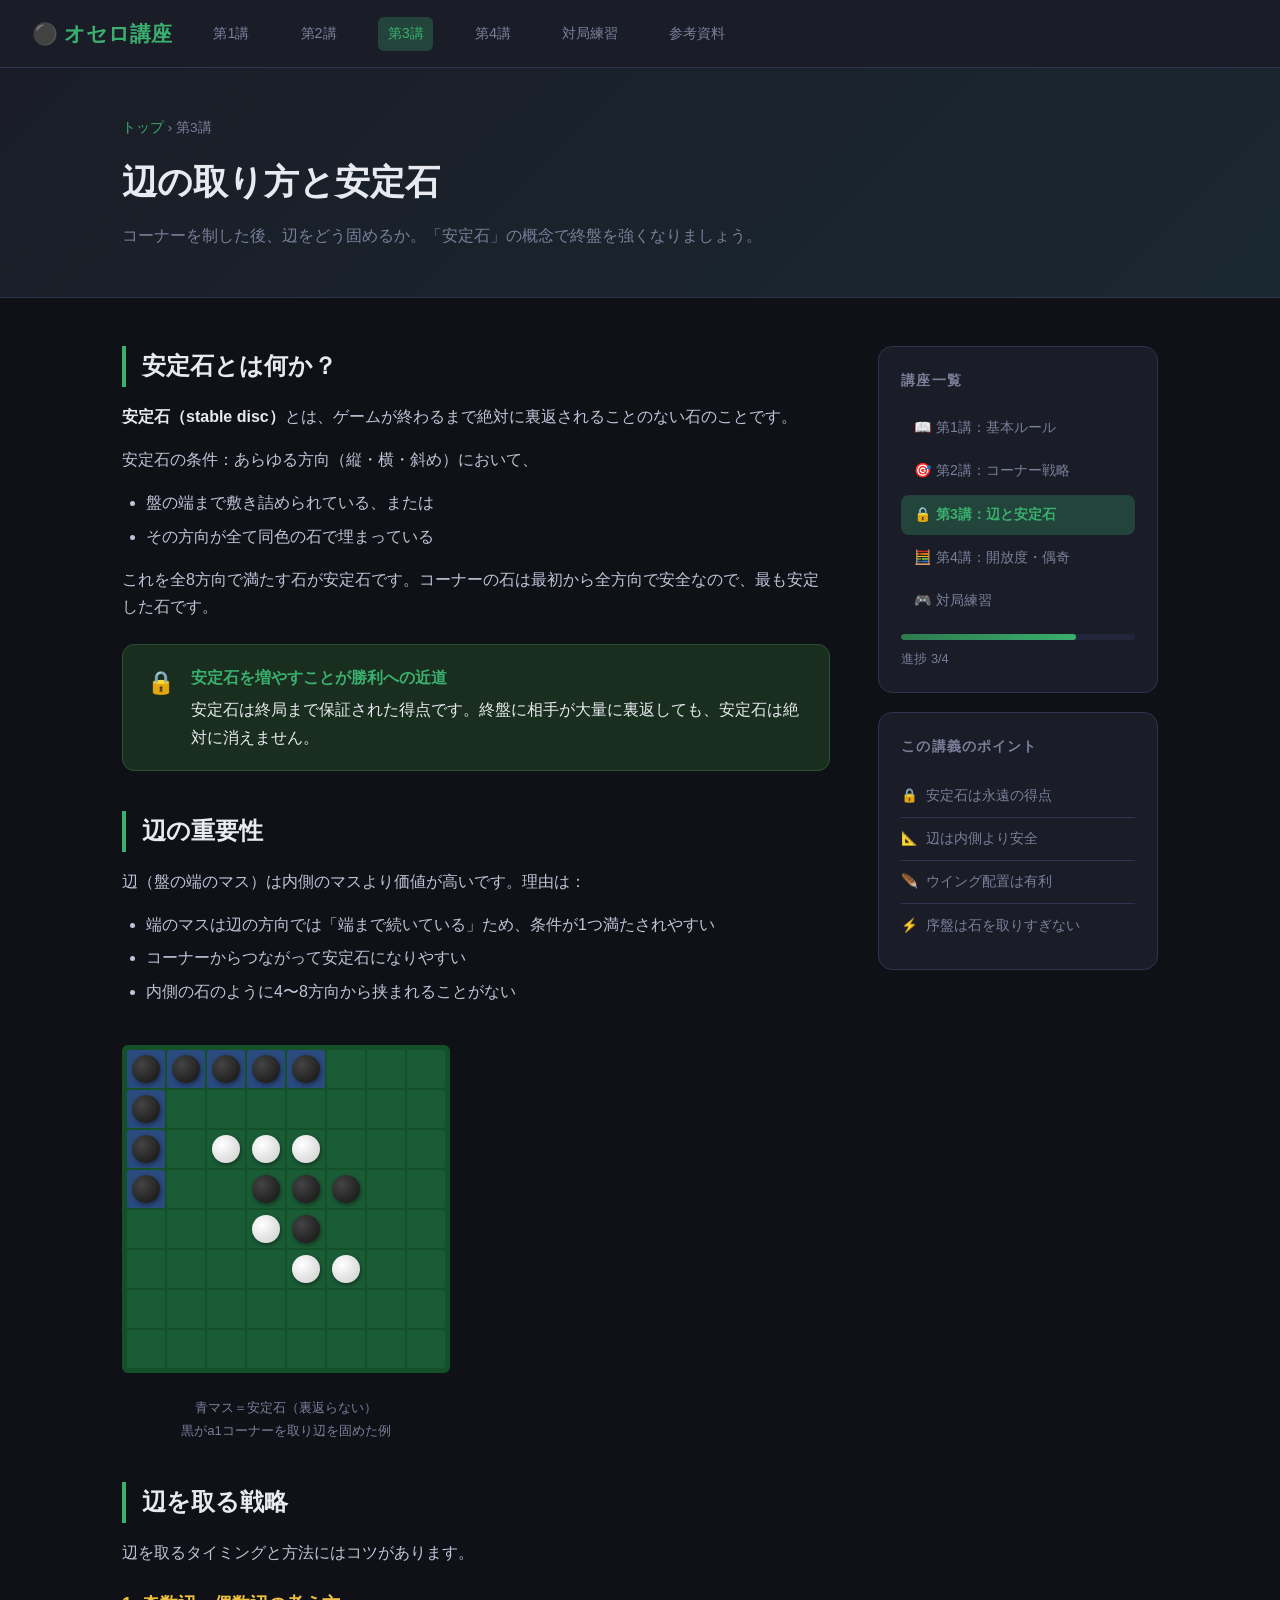
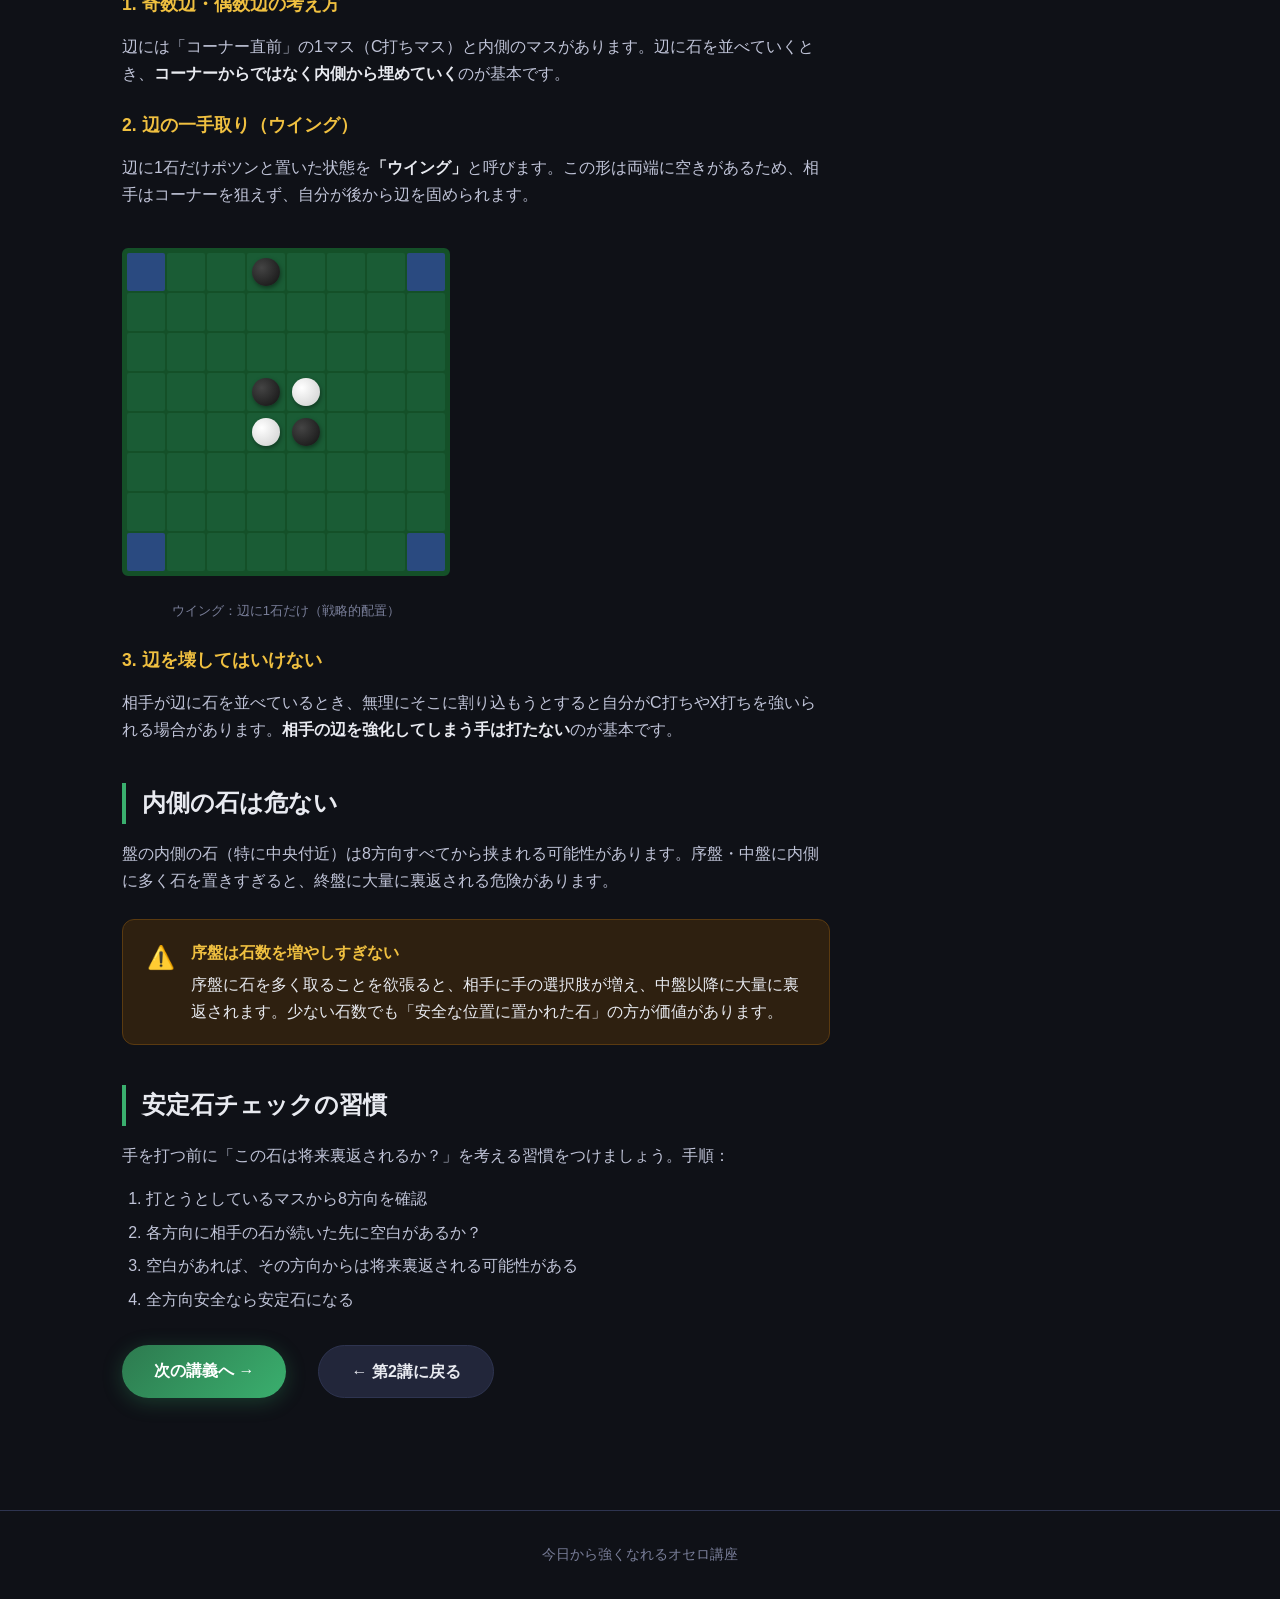
<file: lesson3.html>
<!DOCTYPE html>
<html lang="ja">
<head>
<meta charset="UTF-8">
<meta name="viewport" content="width=device-width, initial-scale=1.0">
<title>第3講：辺の取り方と安定石 | オセロ講座</title>
<link rel="stylesheet" href="css/style.css">
</head>
<body>

<nav>
  <a class="logo" href="index.html">⚫ オセロ講座</a>
  <a href="lesson1.html">第1講</a>
  <a href="lesson2.html">第2講</a>
  <a href="lesson3.html" class="active">第3講</a>
  <a href="lesson4.html">第4講</a>
  <a href="game.html">対局練習</a>
  <a href="参考資料/index.html">参考資料</a>
</nav>

<div class="lesson-header">
  <div class="container">
    <div class="breadcrumb"><a href="index.html">トップ</a> › 第3講</div>
    <h1>辺の取り方と安定石</h1>
    <p>コーナーを制した後、辺をどう固めるか。「安定石」の概念で終盤を強くなりましょう。</p>
  </div>
</div>

<div class="container">
  <div class="lesson-body">
    <div class="lesson-content">

      <h2 id="stable">安定石とは何か？</h2>
      <p><strong>安定石（stable disc）</strong>とは、ゲームが終わるまで絶対に裏返されることのない石のことです。</p>
      <p>安定石の条件：あらゆる方向（縦・横・斜め）において、</p>
      <ul>
        <li>盤の端まで敷き詰められている、または</li>
        <li>その方向が全て同色の石で埋まっている</li>
      </ul>
      <p>これを全8方向で満たす石が安定石です。コーナーの石は最初から全方向で安全なので、最も安定した石です。</p>

      <div class="callout callout-tip">
        <div class="callout-icon">🔒</div>
        <div class="callout-body">
          <strong>安定石を増やすことが勝利への近道</strong>
          安定石は終局まで保証された得点です。終盤に相手が大量に裏返しても、安定石は絶対に消えません。
        </div>
      </div>

      <h2 id="edge">辺の重要性</h2>
      <p>辺（盤の端のマス）は内側のマスより価値が高いです。理由は：</p>
      <ul>
        <li>端のマスは辺の方向では「端まで続いている」ため、条件が1つ満たされやすい</li>
        <li>コーナーからつながって安定石になりやすい</li>
        <li>内側の石のように4〜8方向から挟まれることがない</li>
      </ul>

      <div class="diagram-wrap">
        <figure>
          <div class="board-diagram" id="edge-stable-board"></div>
          <figcaption>青マス＝安定石（裏返らない）<br>黒がa1コーナーを取り辺を固めた例</figcaption>
        </figure>
      </div>

      <h2 id="edge-strategy">辺を取る戦略</h2>
      <p>辺を取るタイミングと方法にはコツがあります。</p>

      <h3 style="margin:1.5rem 0 0.8rem;font-size:1.1rem;color:var(--accent)">1. 奇数辺・偶数辺の考え方</h3>
      <p>辺には「コーナー直前」の1マス（C打ちマス）と内側のマスがあります。辺に石を並べていくとき、<strong>コーナーからではなく内側から埋めていく</strong>のが基本です。</p>

      <h3 style="margin:1.5rem 0 0.8rem;font-size:1.1rem;color:var(--accent)">2. 辺の一手取り（ウイング）</h3>
      <p>辺に1石だけポツンと置いた状態を<strong>「ウイング」</strong>と呼びます。この形は両端に空きがあるため、相手はコーナーを狙えず、自分が後から辺を固められます。</p>

      <div class="diagram-wrap">
        <figure>
          <div class="board-diagram" id="wing-board"></div>
          <figcaption>ウイング：辺に1石だけ（戦略的配置）</figcaption>
        </figure>
      </div>

      <h3 style="margin:1.5rem 0 0.8rem;font-size:1.1rem;color:var(--accent)">3. 辺を壊してはいけない</h3>
      <p>相手が辺に石を並べているとき、無理にそこに割り込もうとすると自分がC打ちやX打ちを強いられる場合があります。<strong>相手の辺を強化してしまう手は打たない</strong>のが基本です。</p>

      <h2 id="internal">内側の石は危ない</h2>
      <p>盤の内側の石（特に中央付近）は8方向すべてから挟まれる可能性があります。序盤・中盤に内側に多く石を置きすぎると、終盤に大量に裏返される危険があります。</p>

      <div class="callout callout-warn">
        <div class="callout-icon">⚠️</div>
        <div class="callout-body">
          <strong>序盤は石数を増やしすぎない</strong>
          序盤に石を多く取ることを欲張ると、相手に手の選択肢が増え、中盤以降に大量に裏返されます。少ない石数でも「安全な位置に置かれた石」の方が価値があります。
        </div>
      </div>

      <h2 id="practice">安定石チェックの習慣</h2>
      <p>手を打つ前に「この石は将来裏返されるか？」を考える習慣をつけましょう。手順：</p>
      <ol>
        <li>打とうとしているマスから8方向を確認</li>
        <li>各方向に相手の石が続いた先に空白があるか？</li>
        <li>空白があれば、その方向からは将来裏返される可能性がある</li>
        <li>全方向安全なら安定石になる</li>
      </ol>

      <div class="mt-2" style="display:flex;gap:1rem;flex-wrap:wrap;">
        <a href="lesson4.html" class="btn btn-primary">次の講義へ →</a>
        <a href="lesson2.html" class="btn btn-secondary">← 第2講に戻る</a>
      </div>

    </div>

    <aside class="sidebar">
      <div class="sidebar-card">
        <h4>講座一覧</h4>
        <div class="sidebar-nav">
          <a href="lesson1.html">📖 第1講：基本ルール</a>
          <a href="lesson2.html">🎯 第2講：コーナー戦略</a>
          <a href="lesson3.html" class="current">🔒 第3講：辺と安定石</a>
          <a href="lesson4.html">🧮 第4講：開放度・偶奇</a>
          <a href="game.html">🎮 対局練習</a>
        </div>
        <div class="progress-bar"><div class="progress-fill" style="width:75%"></div></div>
        <p style="font-size:0.8rem;color:var(--text-dim);margin-top:0.5rem;">進捗 3/4</p>
      </div>

      <div class="sidebar-card">
        <h4>この講義のポイント</h4>
        <ul class="hint-list">
          <li><span class="hint-icon">🔒</span>安定石は永遠の得点</li>
          <li><span class="hint-icon">📐</span>辺は内側より安全</li>
          <li><span class="hint-icon">🪶</span>ウイング配置は有利</li>
          <li><span class="hint-icon">⚡</span>序盤は石を取りすぎない</li>
        </ul>
      </div>
    </aside>
  </div>
</div>

<footer>今日から強くなれるオセロ講座</footer>

<script>
(function() {
  // 安定石の例（黒がa1から辺を固めた）
  const esb = document.getElementById('edge-stable-board');
  const stable = new Set([0,1,2,3,4,8,16,24]);
  const black = new Set([0,1,2,3,4,8,16,24,27,28,29,36]);
  const white = new Set([18,19,20,35,44,45]);
  for(let i=0;i<64;i++){
    const c=document.createElement('div');c.className='bd-cell';
    if(stable.has(i)){c.classList.add('corner');}
    if(black.has(i)||white.has(i)){
      const s=document.createElement('div');
      s.className='bd-stone '+(black.has(i)?'b':'w');
      c.appendChild(s);
    }
    esb.appendChild(c);
  }

  // ウイング
  const wb = document.getElementById('wing-board');
  const wingBlack = new Set([3,27,36]);
  const wingWhite = new Set([28,35]);
  for(let i=0;i<64;i++){
    const c=document.createElement('div');c.className='bd-cell';
    if([0,7,56,63].includes(i))c.classList.add('corner');
    if(wingBlack.has(i)||wingWhite.has(i)){
      const s=document.createElement('div');
      s.className='bd-stone '+(wingBlack.has(i)?'b':'w');
      c.appendChild(s);
    }
    wb.appendChild(c);
  }
})();
</script>
</body>
</html>
</file>
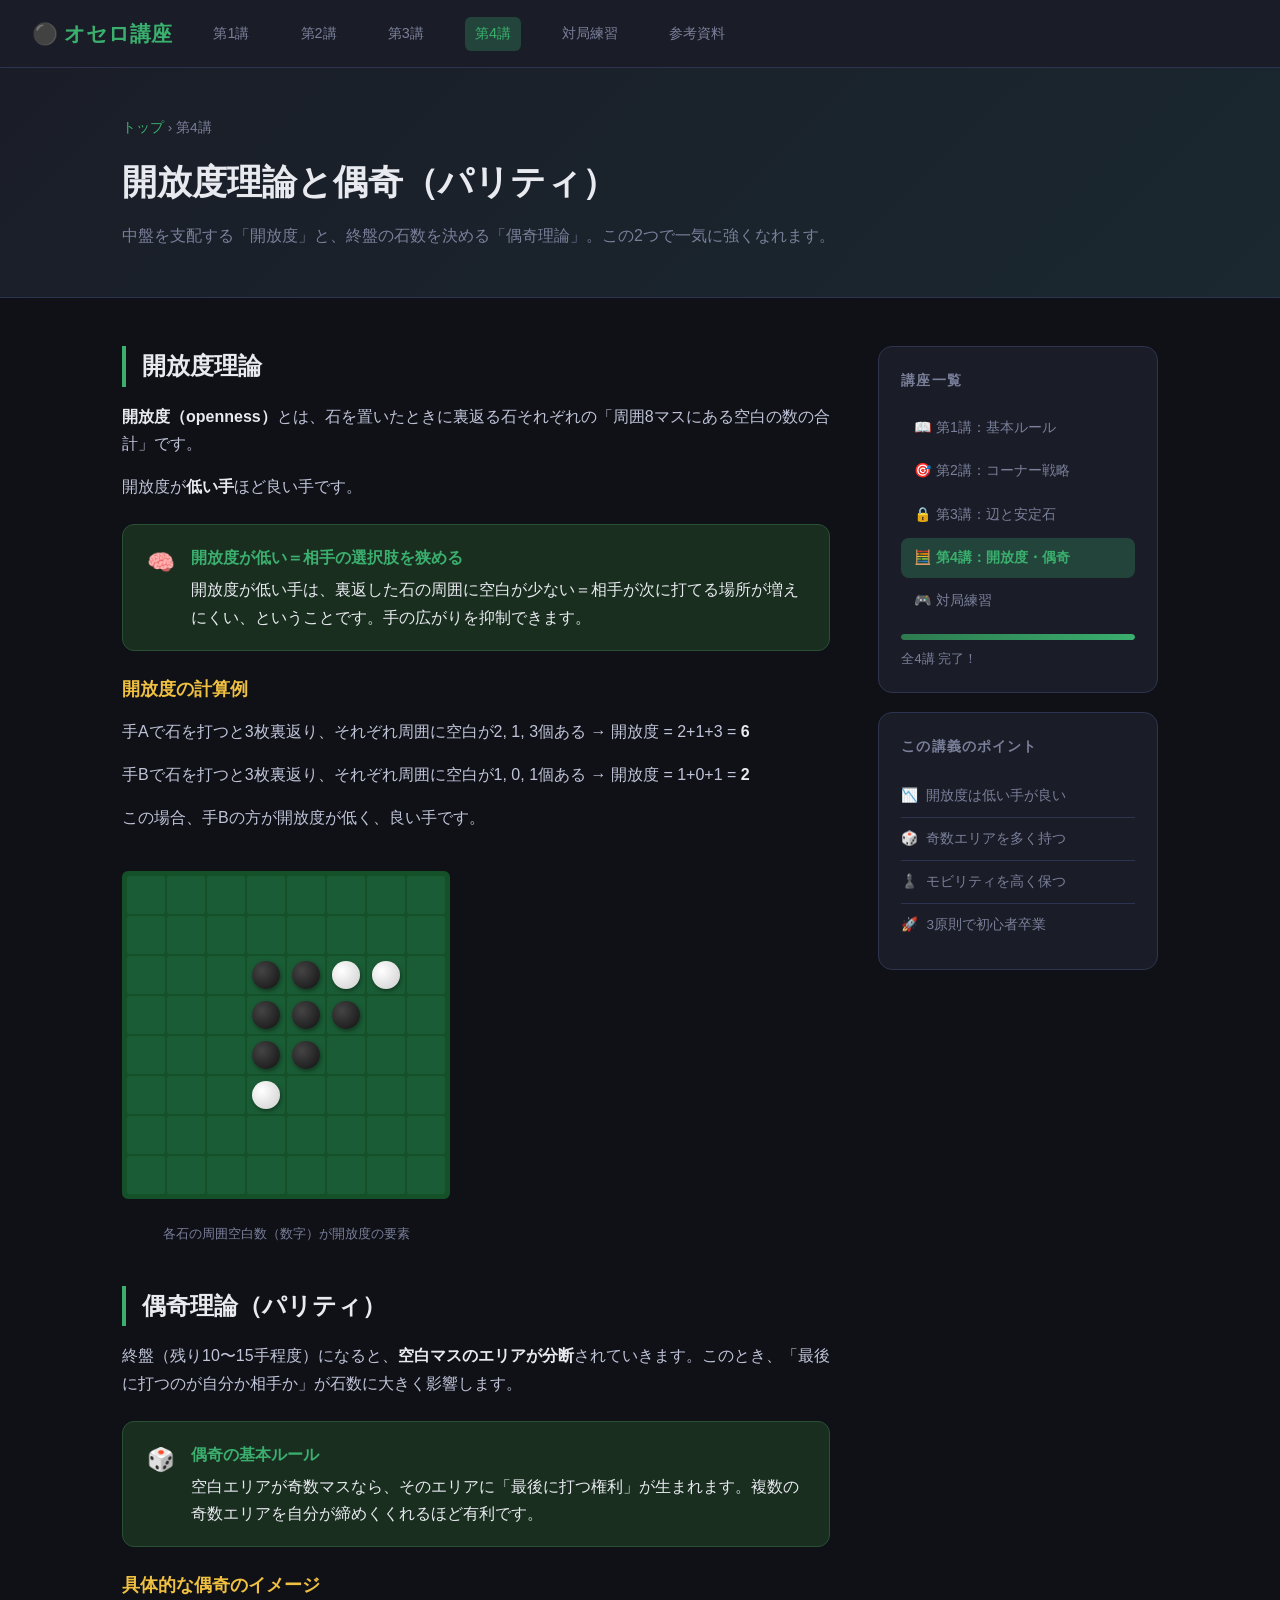
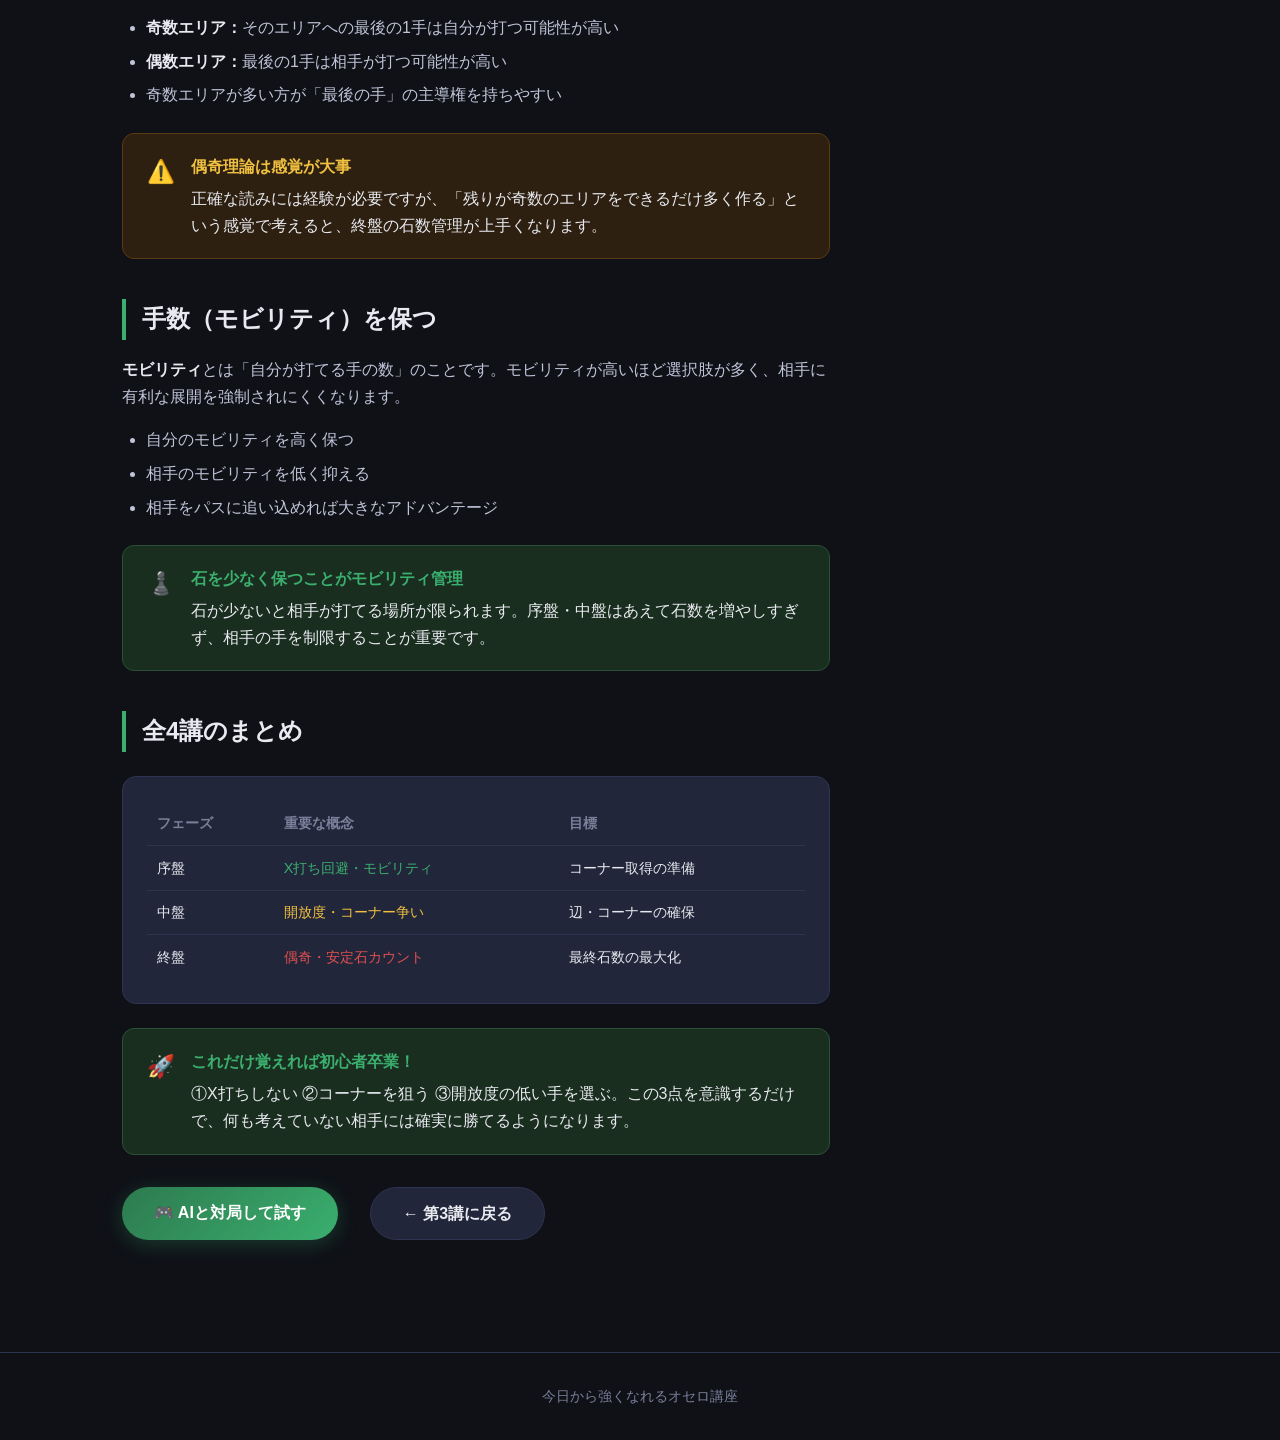
<file: lesson4.html>
<!DOCTYPE html>
<html lang="ja">
<head>
<meta charset="UTF-8">
<meta name="viewport" content="width=device-width, initial-scale=1.0">
<title>第4講：開放度理論と偶奇（パリティ） | オセロ講座</title>
<link rel="stylesheet" href="css/style.css">
</head>
<body>

<nav>
  <a class="logo" href="index.html">⚫ オセロ講座</a>
  <a href="lesson1.html">第1講</a>
  <a href="lesson2.html">第2講</a>
  <a href="lesson3.html">第3講</a>
  <a href="lesson4.html" class="active">第4講</a>
  <a href="game.html">対局練習</a>
  <a href="参考資料/index.html">参考資料</a>
</nav>

<div class="lesson-header">
  <div class="container">
    <div class="breadcrumb"><a href="index.html">トップ</a> › 第4講</div>
    <h1>開放度理論と偶奇（パリティ）</h1>
    <p>中盤を支配する「開放度」と、終盤の石数を決める「偶奇理論」。この2つで一気に強くなれます。</p>
  </div>
</div>

<div class="container">
  <div class="lesson-body">
    <div class="lesson-content">

      <h2 id="openness">開放度理論</h2>
      <p><strong>開放度（openness）</strong>とは、石を置いたときに裏返る石それぞれの「周囲8マスにある空白の数の合計」です。</p>
      <p>開放度が<strong>低い手</strong>ほど良い手です。</p>

      <div class="callout callout-tip">
        <div class="callout-icon">🧠</div>
        <div class="callout-body">
          <strong>開放度が低い＝相手の選択肢を狭める</strong>
          開放度が低い手は、裏返した石の周囲に空白が少ない＝相手が次に打てる場所が増えにくい、ということです。手の広がりを抑制できます。
        </div>
      </div>

      <h3 style="margin:1.5rem 0 0.8rem;font-size:1.1rem;color:var(--accent)">開放度の計算例</h3>
      <p>手Aで石を打つと3枚裏返り、それぞれ周囲に空白が2, 1, 3個ある → 開放度 = 2+1+3 = <strong>6</strong></p>
      <p>手Bで石を打つと3枚裏返り、それぞれ周囲に空白が1, 0, 1個ある → 開放度 = 1+0+1 = <strong>2</strong></p>
      <p>この場合、手Bの方が開放度が低く、良い手です。</p>

      <div class="diagram-wrap">
        <figure>
          <div class="board-diagram" id="open-board"></div>
          <figcaption>各石の周囲空白数（数字）が開放度の要素</figcaption>
        </figure>
      </div>

      <h2 id="parity">偶奇理論（パリティ）</h2>
      <p>終盤（残り10〜15手程度）になると、<strong>空白マスのエリアが分断</strong>されていきます。このとき、「最後に打つのが自分か相手か」が石数に大きく影響します。</p>

      <div class="callout callout-tip">
        <div class="callout-icon">🎲</div>
        <div class="callout-body">
          <strong>偶奇の基本ルール</strong>
          空白エリアが奇数マスなら、そのエリアに「最後に打つ権利」が生まれます。複数の奇数エリアを自分が締めくくれるほど有利です。
        </div>
      </div>

      <h3 style="margin:1.5rem 0 0.8rem;font-size:1.1rem;color:var(--accent)">具体的な偶奇のイメージ</h3>
      <ul>
        <li><strong>奇数エリア：</strong>そのエリアへの最後の1手は自分が打つ可能性が高い</li>
        <li><strong>偶数エリア：</strong>最後の1手は相手が打つ可能性が高い</li>
        <li>奇数エリアが多い方が「最後の手」の主導権を持ちやすい</li>
      </ul>

      <div class="callout callout-warn">
        <div class="callout-icon">⚠️</div>
        <div class="callout-body">
          <strong>偶奇理論は感覚が大事</strong>
          正確な読みには経験が必要ですが、「残りが奇数のエリアをできるだけ多く作る」という感覚で考えると、終盤の石数管理が上手くなります。
        </div>
      </div>

      <h2 id="mobility">手数（モビリティ）を保つ</h2>
      <p><strong>モビリティ</strong>とは「自分が打てる手の数」のことです。モビリティが高いほど選択肢が多く、相手に有利な展開を強制されにくくなります。</p>
      <ul>
        <li>自分のモビリティを高く保つ</li>
        <li>相手のモビリティを低く抑える</li>
        <li>相手をパスに追い込めれば大きなアドバンテージ</li>
      </ul>

      <div class="callout callout-tip">
        <div class="callout-icon">♟️</div>
        <div class="callout-body">
          <strong>石を少なく保つことがモビリティ管理</strong>
          石が少ないと相手が打てる場所が限られます。序盤・中盤はあえて石数を増やしすぎず、相手の手を制限することが重要です。
        </div>
      </div>

      <h2 id="summary">全4講のまとめ</h2>
      <div style="background:var(--surface2);border:1px solid var(--border);border-radius:14px;padding:1.5rem;margin:1.5rem 0;">
        <table style="width:100%;border-collapse:collapse;font-size:0.9rem;">
          <thead>
            <tr style="border-bottom:1px solid var(--border);">
              <th style="text-align:left;padding:0.6rem;color:var(--text-dim);">フェーズ</th>
              <th style="text-align:left;padding:0.6rem;color:var(--text-dim);">重要な概念</th>
              <th style="text-align:left;padding:0.6rem;color:var(--text-dim);">目標</th>
            </tr>
          </thead>
          <tbody>
            <tr style="border-bottom:1px solid var(--border);">
              <td style="padding:0.6rem;">序盤</td>
              <td style="padding:0.6rem;color:var(--green-light);">X打ち回避・モビリティ</td>
              <td style="padding:0.6rem;">コーナー取得の準備</td>
            </tr>
            <tr style="border-bottom:1px solid var(--border);">
              <td style="padding:0.6rem;">中盤</td>
              <td style="padding:0.6rem;color:var(--accent);">開放度・コーナー争い</td>
              <td style="padding:0.6rem;">辺・コーナーの確保</td>
            </tr>
            <tr>
              <td style="padding:0.6rem;">終盤</td>
              <td style="padding:0.6rem;color:var(--accent2);">偶奇・安定石カウント</td>
              <td style="padding:0.6rem;">最終石数の最大化</td>
            </tr>
          </tbody>
        </table>
      </div>

      <div class="callout callout-tip">
        <div class="callout-icon">🚀</div>
        <div class="callout-body">
          <strong>これだけ覚えれば初心者卒業！</strong>
          ①X打ちしない ②コーナーを狙う ③開放度の低い手を選ぶ。この3点を意識するだけで、何も考えていない相手には確実に勝てるようになります。
        </div>
      </div>

      <div class="mt-2" style="display:flex;gap:1rem;flex-wrap:wrap;">
        <a href="game.html" class="btn btn-primary">🎮 AIと対局して試す</a>
        <a href="lesson3.html" class="btn btn-secondary">← 第3講に戻る</a>
      </div>

    </div>

    <aside class="sidebar">
      <div class="sidebar-card">
        <h4>講座一覧</h4>
        <div class="sidebar-nav">
          <a href="lesson1.html">📖 第1講：基本ルール</a>
          <a href="lesson2.html">🎯 第2講：コーナー戦略</a>
          <a href="lesson3.html">🔒 第3講：辺と安定石</a>
          <a href="lesson4.html" class="current">🧮 第4講：開放度・偶奇</a>
          <a href="game.html">🎮 対局練習</a>
        </div>
        <div class="progress-bar"><div class="progress-fill" style="width:100%"></div></div>
        <p style="font-size:0.8rem;color:var(--text-dim);margin-top:0.5rem;">全4講 完了！</p>
      </div>

      <div class="sidebar-card">
        <h4>この講義のポイント</h4>
        <ul class="hint-list">
          <li><span class="hint-icon">📉</span>開放度は低い手が良い</li>
          <li><span class="hint-icon">🎲</span>奇数エリアを多く持つ</li>
          <li><span class="hint-icon">♟️</span>モビリティを高く保つ</li>
          <li><span class="hint-icon">🚀</span>3原則で初心者卒業</li>
        </ul>
      </div>
    </aside>
  </div>
</div>

<footer>今日から強くなれるオセロ講座</footer>

<script>
(function(){
  const ob = document.getElementById('open-board');
  const black = new Set([27,28,35,36,19,20,29]);
  const white = new Set([21,22,43]);
  for(let i=0;i<64;i++){
    const c=document.createElement('div');c.className='bd-cell';
    if(black.has(i)||white.has(i)){
      const s=document.createElement('div');
      s.className='bd-stone '+(black.has(i)?'b':'w');
      c.appendChild(s);
    }
    ob.appendChild(c);
  }
})();
</script>
</body>
</html>
</file>
<file: css/style.css>
:root {
  --bg: #0f1117;
  --surface: #1a1d27;
  --surface2: #22263a;
  --border: #2e3450;
  --green: #2d7a4f;
  --green-light: #3aaf6e;
  --green-glow: #3aaf6e44;
  --accent: #f0c040;
  --accent2: #e05050;
  --text: #e8eaf0;
  --text-dim: #7a7f9a;
  --black-stone: #111;
  --white-stone: #f0eeea;
  --board-cell: #1a5c35;
  --board-line: #145028;
}

* { box-sizing: border-box; margin: 0; padding: 0; }

body {
  background: var(--bg);
  color: var(--text);
  font-family: 'Hiragino Kaku Gothic ProN', 'Noto Sans JP', sans-serif;
  line-height: 1.7;
  min-height: 100vh;
}

/* ===== Nav ===== */
nav {
  background: var(--surface);
  border-bottom: 1px solid var(--border);
  padding: 0 2rem;
  display: flex;
  align-items: center;
  gap: 2rem;
  position: sticky;
  top: 0;
  z-index: 100;
  backdrop-filter: blur(8px);
}
nav .logo {
  font-size: 1.3rem;
  font-weight: 700;
  color: var(--green-light);
  padding: 1rem 0;
  white-space: nowrap;
  text-decoration: none;
}
nav a {
  color: var(--text-dim);
  text-decoration: none;
  font-size: 0.9rem;
  padding: 0.3rem 0.6rem;
  border-radius: 6px;
  transition: color 0.2s, background 0.2s;
}
nav a:hover, nav a.active {
  color: var(--green-light);
  background: var(--green-glow);
}

/* ===== Hero ===== */
.hero {
  text-align: center;
  padding: 5rem 2rem 4rem;
  background: radial-gradient(ellipse at 50% 0%, #1a3a2a 0%, var(--bg) 70%);
}
.hero h1 {
  font-size: 3rem;
  font-weight: 900;
  line-height: 1.2;
  margin-bottom: 1.2rem;
  background: linear-gradient(135deg, var(--green-light), var(--accent));
  -webkit-background-clip: text;
  -webkit-text-fill-color: transparent;
  background-clip: text;
}
.hero p {
  font-size: 1.15rem;
  color: var(--text-dim);
  max-width: 560px;
  margin: 0 auto 2.5rem;
}
.btn {
  display: inline-block;
  padding: 0.75rem 2rem;
  border-radius: 40px;
  font-weight: 700;
  font-size: 1rem;
  text-decoration: none;
  transition: transform 0.2s, box-shadow 0.2s;
  cursor: pointer;
  border: none;
}
.btn-primary {
  background: linear-gradient(135deg, var(--green), var(--green-light));
  color: #fff;
  box-shadow: 0 4px 20px var(--green-glow);
}
.btn-primary:hover { transform: translateY(-2px); box-shadow: 0 8px 30px var(--green-glow); }
.btn-secondary {
  background: var(--surface2);
  color: var(--text);
  border: 1px solid var(--border);
  margin-left: 1rem;
}
.btn-secondary:hover { background: var(--surface); }

/* ===== Cards grid ===== */
.container { max-width: 1100px; margin: 0 auto; padding: 0 2rem; }
.section { padding: 4rem 0; }
.section-title {
  font-size: 1.6rem;
  font-weight: 800;
  margin-bottom: 0.4rem;
  color: var(--text);
}
.section-sub { color: var(--text-dim); margin-bottom: 2.5rem; font-size: 0.95rem; }

.cards {
  display: grid;
  grid-template-columns: repeat(auto-fill, minmax(280px, 1fr));
  gap: 1.5rem;
}
.card {
  background: var(--surface);
  border: 1px solid var(--border);
  border-radius: 16px;
  padding: 1.8rem;
  text-decoration: none;
  color: var(--text);
  transition: border-color 0.2s, transform 0.2s, box-shadow 0.2s;
  display: block;
}
.card:hover {
  border-color: var(--green-light);
  transform: translateY(-4px);
  box-shadow: 0 12px 40px #0008;
}
.card-badge {
  display: inline-block;
  padding: 0.2rem 0.7rem;
  border-radius: 20px;
  font-size: 0.75rem;
  font-weight: 700;
  margin-bottom: 1rem;
  letter-spacing: 0.05em;
}
.badge-beginner { background: #1a3a50; color: #60b4e0; }
.badge-mid { background: #2a2a1a; color: var(--accent); }
.badge-advanced { background: #3a1a1a; color: var(--accent2); }
.badge-practice { background: #1a3a28; color: var(--green-light); }
.card h3 { font-size: 1.15rem; margin-bottom: 0.6rem; }
.card p { font-size: 0.88rem; color: var(--text-dim); }
.card .card-foot {
  margin-top: 1.2rem;
  font-size: 0.8rem;
  color: var(--green-light);
  font-weight: 600;
}

/* ===== Lesson pages ===== */
.lesson-header {
  background: linear-gradient(135deg, var(--surface) 0%, #1a2830 100%);
  border-bottom: 1px solid var(--border);
  padding: 3rem 2rem;
}
.lesson-header .breadcrumb {
  font-size: 0.85rem;
  color: var(--text-dim);
  margin-bottom: 0.8rem;
}
.lesson-header .breadcrumb a { color: var(--green-light); text-decoration: none; }
.lesson-header h1 { font-size: 2.2rem; font-weight: 900; margin-bottom: 0.6rem; }
.lesson-header p { color: var(--text-dim); font-size: 1rem; }

.lesson-body {
  display: grid;
  grid-template-columns: 1fr 280px;
  gap: 3rem;
  padding: 3rem 0;
  align-items: start;
}
@media (max-width: 800px) { .lesson-body { grid-template-columns: 1fr; } }

.lesson-content h2 {
  font-size: 1.5rem;
  margin: 2.5rem 0 1rem;
  padding-left: 1rem;
  border-left: 4px solid var(--green-light);
  color: var(--text);
}
.lesson-content h2:first-child { margin-top: 0; }
.lesson-content p { color: #c0c4d8; margin-bottom: 1rem; }
.lesson-content ul, .lesson-content ol {
  padding-left: 1.5rem;
  color: #c0c4d8;
  margin-bottom: 1rem;
}
.lesson-content li { margin-bottom: 0.4rem; }
.lesson-content strong { color: var(--text); }

.callout {
  border-radius: 12px;
  padding: 1.2rem 1.5rem;
  margin: 1.5rem 0;
  display: flex;
  gap: 1rem;
  align-items: flex-start;
}
.callout-icon { font-size: 1.4rem; flex-shrink: 0; }
.callout-body { flex: 1; }
.callout-body strong { display: block; margin-bottom: 0.3rem; }
.callout-tip { background: #1a2e20; border: 1px solid #2a5035; }
.callout-tip .callout-body strong { color: var(--green-light); }
.callout-warn { background: #2e2010; border: 1px solid #5a3a10; }
.callout-warn .callout-body strong { color: var(--accent); }
.callout-danger { background: #2e1010; border: 1px solid #5a1a1a; }
.callout-danger .callout-body strong { color: var(--accent2); }

/* ===== Board diagrams ===== */
.board-diagram {
  display: inline-grid;
  grid-template-columns: repeat(8, 38px);
  gap: 2px;
  background: var(--board-line);
  border: 3px solid var(--board-line);
  border-radius: 6px;
  padding: 2px;
  margin: 1rem 0;
}
.bd-cell {
  width: 38px;
  height: 38px;
  background: var(--board-cell);
  border-radius: 2px;
  display: flex;
  align-items: center;
  justify-content: center;
  font-size: 0.65rem;
  position: relative;
}
.bd-stone {
  width: 28px;
  height: 28px;
  border-radius: 50%;
  box-shadow: 1px 2px 4px #0006;
}
.bd-stone.b { background: radial-gradient(circle at 35% 35%, #444, #111); }
.bd-stone.w { background: radial-gradient(circle at 35% 35%, #fff, #ccc); }
.bd-cell.highlight { background: #2a7a20; }
.bd-cell.danger { background: #5a2020; }
.bd-cell.corner { background: #2a4a80; }
.bd-cell.label { background: transparent; color: var(--text-dim); font-size: 0.7rem; }
.bd-dot {
  width: 8px; height: 8px;
  background: var(--green-light);
  border-radius: 50%;
  opacity: 0.7;
}

.diagram-wrap {
  display: flex;
  gap: 2rem;
  flex-wrap: wrap;
  align-items: flex-start;
  margin: 1.5rem 0;
}
.diagram-wrap figure {
  text-align: center;
}
.diagram-wrap figcaption {
  font-size: 0.82rem;
  color: var(--text-dim);
  margin-top: 0.5rem;
}

/* ===== Sidebar ===== */
.sidebar {
  position: sticky;
  top: 80px;
}
.sidebar-card {
  background: var(--surface);
  border: 1px solid var(--border);
  border-radius: 14px;
  padding: 1.4rem;
  margin-bottom: 1.2rem;
}
.sidebar-card h4 {
  font-size: 0.85rem;
  color: var(--text-dim);
  text-transform: uppercase;
  letter-spacing: 0.08em;
  margin-bottom: 1rem;
}
.sidebar-nav a {
  display: block;
  padding: 0.5rem 0.8rem;
  border-radius: 8px;
  font-size: 0.88rem;
  color: var(--text-dim);
  text-decoration: none;
  transition: color 0.2s, background 0.2s;
  margin-bottom: 0.2rem;
}
.sidebar-nav a:hover { color: var(--green-light); background: var(--green-glow); }
.sidebar-nav a.current { color: var(--green-light); background: var(--green-glow); font-weight: 600; }
.progress-bar {
  height: 6px;
  background: var(--surface2);
  border-radius: 3px;
  margin-top: 0.8rem;
  overflow: hidden;
}
.progress-fill {
  height: 100%;
  background: linear-gradient(90deg, var(--green), var(--green-light));
  border-radius: 3px;
  transition: width 0.6s;
}

/* ===== Position weight table ===== */
.weight-board {
  display: inline-grid;
  grid-template-columns: repeat(8, 44px);
  gap: 2px;
  background: #111;
  border: 2px solid #333;
  border-radius: 4px;
  padding: 2px;
  margin: 1rem 0;
}
.wb-cell {
  width: 44px;
  height: 44px;
  background: var(--board-cell);
  border-radius: 2px;
  display: flex;
  align-items: center;
  justify-content: center;
  font-size: 0.7rem;
  font-weight: 700;
  color: #fff;
}

/* ===== Game page ===== */
.game-layout {
  display: grid;
  grid-template-columns: 1fr 320px;
  gap: 2rem;
  padding: 2rem 0;
  align-items: start;
}
@media (max-width: 900px) { .game-layout { grid-template-columns: 1fr; } }

.game-area { display: flex; flex-direction: column; align-items: center; }

#board-wrap {
  position: relative;
  background: #145a30;
  border-radius: 8px;
  padding: 12px;
  box-shadow: 0 8px 40px #000a;
}
#board {
  display: grid;
  grid-template-columns: repeat(8, 56px);
  grid-template-rows: repeat(8, 56px);
  gap: 2px;
  background: #0f3d20;
}
.cell {
  background: #1a6a38;
  border-radius: 2px;
  display: flex;
  align-items: center;
  justify-content: center;
  cursor: pointer;
  position: relative;
  transition: background 0.15s;
}
.cell:hover { background: #23854a; }
.cell.valid-move::after {
  content: '';
  width: 16px;
  height: 16px;
  border-radius: 50%;
  background: rgba(255,255,255,0.3);
  display: block;
}
.stone {
  width: 46px;
  height: 46px;
  border-radius: 50%;
  transition: transform 0.3s ease;
  box-shadow: 2px 3px 8px #0006;
}
.stone.black { background: radial-gradient(circle at 35% 32%, #555, #0a0a0a); }
.stone.white { background: radial-gradient(circle at 35% 32%, #fff, #ccc); border: 1px solid #bbb; }
.stone.flip { animation: flip-anim 0.3s ease; }
@keyframes flip-anim {
  0% { transform: scaleX(1); }
  50% { transform: scaleX(0); }
  100% { transform: scaleX(1); }
}

.score-display {
  display: flex;
  align-items: center;
  gap: 2rem;
  padding: 1.2rem 2rem;
  background: var(--surface);
  border-radius: 12px;
  margin-bottom: 1.5rem;
  width: 100%;
  max-width: 500px;
  border: 1px solid var(--border);
}
.score-side { display: flex; flex-direction: column; align-items: center; gap: 0.3rem; flex: 1; }
.score-stone {
  width: 36px; height: 36px; border-radius: 50%;
  box-shadow: 1px 2px 6px #0006;
}
.score-stone.black { background: radial-gradient(circle at 35% 32%, #555, #111); }
.score-stone.white { background: radial-gradient(circle at 35% 32%, #fff, #ccc); border: 1px solid #bbb; }
.score-num { font-size: 2rem; font-weight: 900; }
.score-label { font-size: 0.8rem; color: var(--text-dim); }
.score-divider { color: var(--text-dim); font-size: 1.5rem; }
.turn-indicator { font-size: 0.85rem; font-weight: 600; color: var(--green-light); text-align: center; }

.game-panel {
  background: var(--surface);
  border: 1px solid var(--border);
  border-radius: 16px;
  padding: 1.5rem;
}
.game-panel h3 { font-size: 1rem; margin-bottom: 1.2rem; color: var(--text-dim); text-transform: uppercase; letter-spacing: 0.05em; }

.diff-select {
  display: flex;
  gap: 0.5rem;
  flex-wrap: wrap;
  margin-bottom: 1.2rem;
}
.diff-btn {
  padding: 0.4rem 1rem;
  border-radius: 20px;
  border: 1px solid var(--border);
  background: var(--surface2);
  color: var(--text-dim);
  font-size: 0.85rem;
  cursor: pointer;
  transition: all 0.2s;
}
.diff-btn.active, .diff-btn:hover {
  border-color: var(--green-light);
  background: var(--green-glow);
  color: var(--green-light);
}

#new-game-btn {
  width: 100%;
  padding: 0.75rem;
  border-radius: 10px;
  border: none;
  background: linear-gradient(135deg, var(--green), var(--green-light));
  color: #fff;
  font-size: 1rem;
  font-weight: 700;
  cursor: pointer;
  margin-bottom: 1.5rem;
  transition: opacity 0.2s;
}
#new-game-btn:hover { opacity: 0.85; }

.hint-list {
  list-style: none;
  padding: 0;
}
.hint-list li {
  padding: 0.6rem 0;
  border-bottom: 1px solid var(--border);
  font-size: 0.85rem;
  color: var(--text-dim);
  display: flex;
  gap: 0.5rem;
}
.hint-list li:last-child { border-bottom: none; }
.hint-icon { color: var(--green-light); }

.modal-overlay {
  position: fixed; inset: 0;
  background: #000a;
  display: flex; align-items: center; justify-content: center;
  z-index: 200;
  opacity: 0;
  pointer-events: none;
  transition: opacity 0.3s;
}
.modal-overlay.show { opacity: 1; pointer-events: all; }
.modal {
  background: var(--surface);
  border: 1px solid var(--border);
  border-radius: 20px;
  padding: 2.5rem;
  text-align: center;
  max-width: 360px;
  transform: scale(0.9);
  transition: transform 0.3s;
}
.modal-overlay.show .modal { transform: scale(1); }
.modal h2 { font-size: 1.8rem; margin-bottom: 0.5rem; }
.modal p { color: var(--text-dim); margin-bottom: 1.5rem; }

/* ===== Footer ===== */
footer {
  border-top: 1px solid var(--border);
  padding: 2rem;
  text-align: center;
  color: var(--text-dim);
  font-size: 0.85rem;
  margin-top: 4rem;
}

/* ===== Utilities ===== */
.flex { display: flex; }
.gap-1 { gap: 0.5rem; }
.mt-2 { margin-top: 2rem; }
.text-center { text-align: center; }
.text-green { color: var(--green-light); }
.text-yellow { color: var(--accent); }
.text-red { color: var(--accent2); }
</file>
